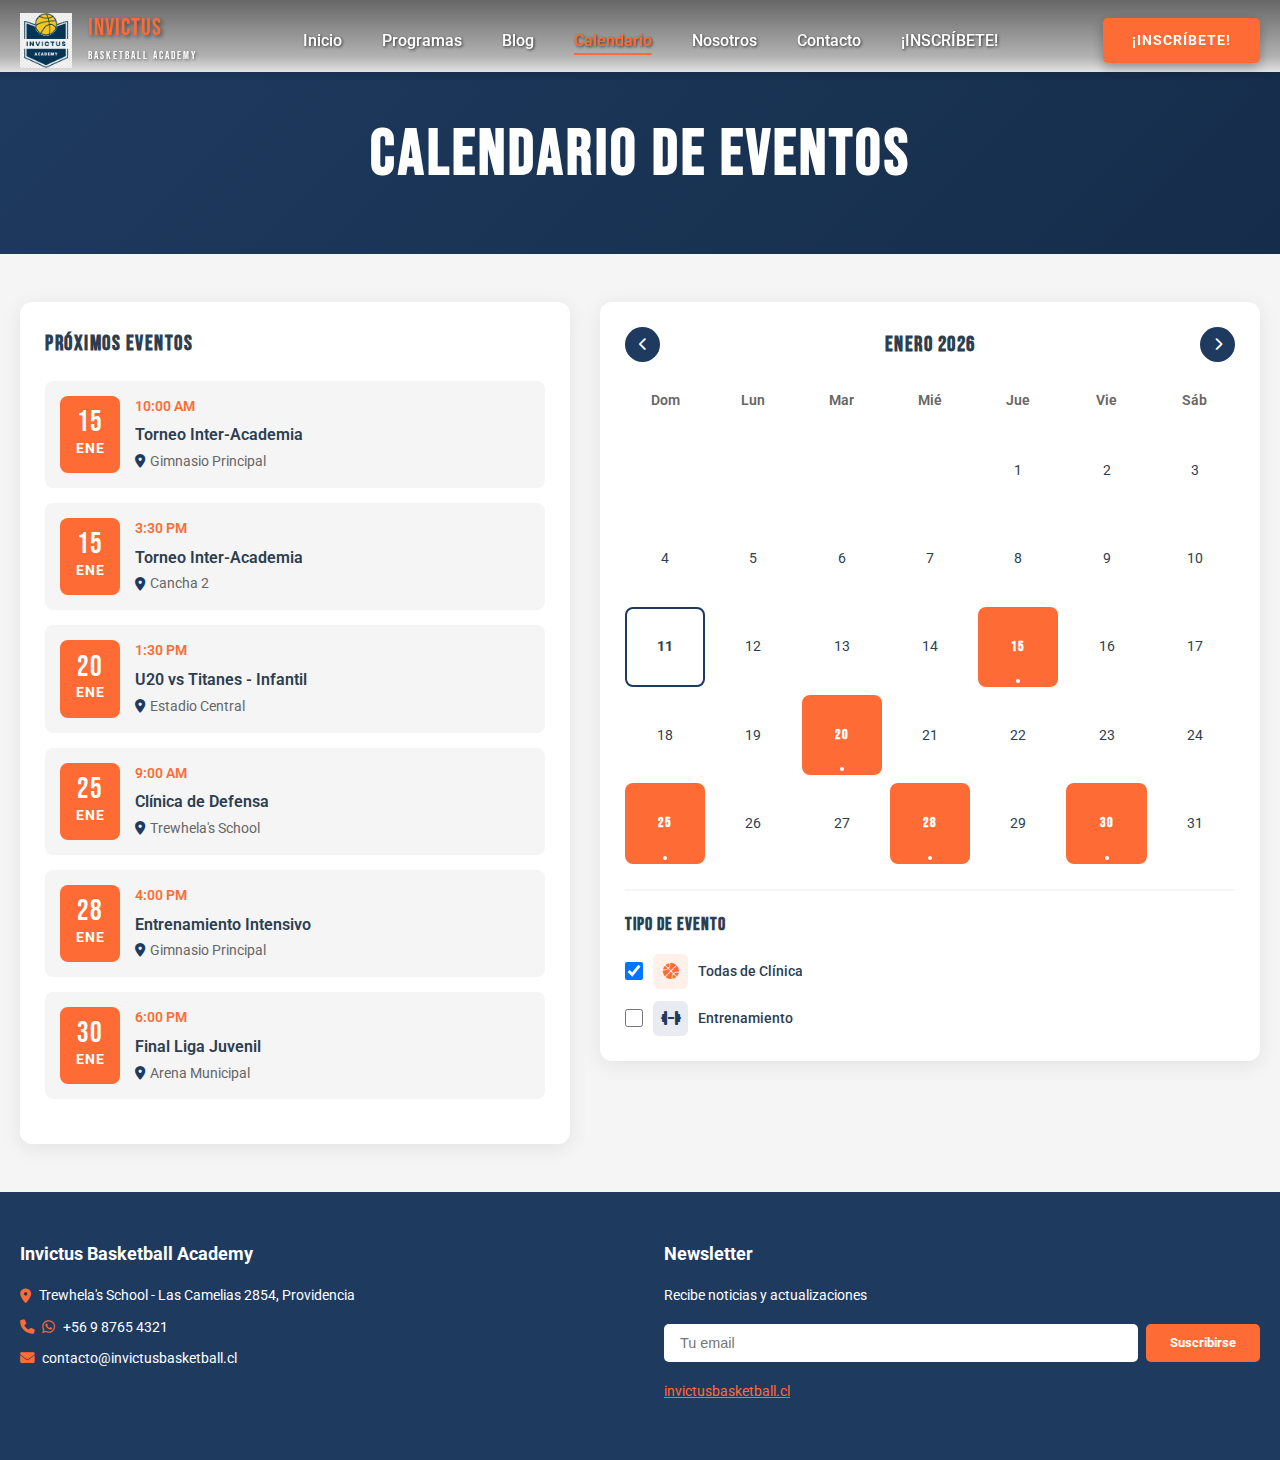
<file: calendario.html>
<!DOCTYPE html>
<html lang="es">
<head>
    <meta charset="UTF-8">
    <meta name="viewport" content="width=device-width, initial-scale=1.0">
    <meta name="description" content="Calendario de Eventos - Invictus Basketball Academy">
    <title>Calendario - Invictus Basketball Academy</title>
    
    <link rel="preconnect" href="https://fonts.googleapis.com">
    <link rel="preconnect" href="https://fonts.gstatic.com" crossorigin>
    <link href="https://fonts.googleapis.com/css2?family=Bebas+Neue&family=Roboto:wght@300;400;500;700;900&display=swap" rel="stylesheet">
    <link rel="stylesheet" href="https://cdnjs.cloudflare.com/ajax/libs/font-awesome/6.5.1/css/all.min.css">
    <link rel="stylesheet" href="css/style.css">
</head>
<body>
    <!-- Navigation -->
    <nav class="navbar-new">
        <div class="container-new">
            <div class="navbar-brand-new">
                <a href="index.html">
                    <img src="images/logo_invictus.png" alt="Invictus" class="logo-new">
                </a>
                <span class="brand-text">INVICTUS<br><span class="brand-sub">BASKETBALL ACADEMY</span></span>
            </div>
            
            <ul class="nav-menu-new" id="navMenu">
                <li><a href="index.html" class="nav-link-new">Inicio</a></li>
                <li><a href="programs.html" class="nav-link-new">Programas</a></li>
                <li><a href="blog.html" class="nav-link-new">Blog</a></li>
                <li><a href="calendario.html" class="nav-link-new active">Calendario</a></li>
                <li><a href="nosotros.html" class="nav-link-new">Nosotros</a></li>
                <li><a href="contacto.html" class="nav-link-new">Contacto</a></li>
                <li class="nav-cta-mobile"><a href="contacto.html" class="nav-link-new nav-link-cta">¡INSCRÍBETE!</a></li>
            </ul>
            
            <a href="contacto.html" class="btn-cta-nav">¡INSCRÍBETE!</a>
            
            <button class="nav-toggle-new" id="navToggle">
                <span></span>
                <span></span>
                <span></span>
            </button>
        </div>
    </nav>

    <!-- Calendar Header -->
    <section class="page-header">
        <div class="page-header-overlay"></div>
        <div class="container-new">
            <h1 class="page-header-title">CALENDARIO DE EVENTOS</h1>
        </div>
    </section>

    <!-- Calendar Section -->
    <section class="calendar-section">
        <div class="container-new">
            <div class="calendar-grid">
                <!-- Left Column: Upcoming Events -->
                <div class="upcoming-events">
                    <h2 class="upcoming-title">PRÓXIMOS EVENTOS</h2>
                    
                    <div class="event-list">
                        <div class="event-item-card">
                            <div class="event-date">
                                <span class="event-day">15</span>
                                <span class="event-month">ENE</span>
                            </div>
                            <div class="event-info">
                                <div class="event-time">10:00 AM</div>
                                <h3 class="event-name">Torneo Inter-Academia</h3>
                                <p class="event-location"><i class="fas fa-map-marker-alt"></i> Gimnasio Principal</p>
                            </div>
                        </div>

                        <div class="event-item-card">
                            <div class="event-date">
                                <span class="event-day">15</span>
                                <span class="event-month">ENE</span>
                            </div>
                            <div class="event-info">
                                <div class="event-time">3:30 PM</div>
                                <h3 class="event-name">Torneo Inter-Academia</h3>
                                <p class="event-location"><i class="fas fa-map-marker-alt"></i> Cancha 2</p>
                            </div>
                        </div>

                        <div class="event-item-card">
                            <div class="event-date">
                                <span class="event-day">20</span>
                                <span class="event-month">ENE</span>
                            </div>
                            <div class="event-info">
                                <div class="event-time">1:30 PM</div>
                                <h3 class="event-name">U20 vs Titanes - Infantil</h3>
                                <p class="event-location"><i class="fas fa-map-marker-alt"></i> Estadio Central</p>
                            </div>
                        </div>

                        <div class="event-item-card">
                            <div class="event-date">
                                <span class="event-day">25</span>
                                <span class="event-month">ENE</span>
                            </div>
                            <div class="event-info">
                                <div class="event-time">9:00 AM</div>
                                <h3 class="event-name">Clínica de Defensa</h3>
                                <p class="event-location"><i class="fas fa-map-marker-alt"></i> Trewhela's School</p>
                            </div>
                        </div>

                        <div class="event-item-card">
                            <div class="event-date">
                                <span class="event-day">28</span>
                                <span class="event-month">ENE</span>
                            </div>
                            <div class="event-info">
                                <div class="event-time">4:00 PM</div>
                                <h3 class="event-name">Entrenamiento Intensivo</h3>
                                <p class="event-location"><i class="fas fa-map-marker-alt"></i> Gimnasio Principal</p>
                            </div>
                        </div>

                        <div class="event-item-card">
                            <div class="event-date">
                                <span class="event-day">30</span>
                                <span class="event-month">ENE</span>
                            </div>
                            <div class="event-info">
                                <div class="event-time">6:00 PM</div>
                                <h3 class="event-name">Final Liga Juvenil</h3>
                                <p class="event-location"><i class="fas fa-map-marker-alt"></i> Arena Municipal</p>
                            </div>
                        </div>
                    </div>
                </div>

                <!-- Right Column: Calendar -->
                <div class="calendar-widget">
                    <div class="calendar-header">
                        <button class="calendar-nav-btn" id="prevMonth"><i class="fas fa-chevron-left"></i></button>
                        <h3 class="calendar-month">ENERO 2026</h3>
                        <button class="calendar-nav-btn" id="nextMonth"><i class="fas fa-chevron-right"></i></button>
                    </div>

                    <div class="calendar-body">
                        <div class="calendar-weekdays">
                            <div class="weekday">Dom</div>
                            <div class="weekday">Lun</div>
                            <div class="weekday">Mar</div>
                            <div class="weekday">Mié</div>
                            <div class="weekday">Jue</div>
                            <div class="weekday">Vie</div>
                            <div class="weekday">Sáb</div>
                        </div>

                        <div class="calendar-days" id="calendarDays">
                            <!-- January 2026 starts on Thursday -->
                            <div class="calendar-day empty"></div>
                            <div class="calendar-day empty"></div>
                            <div class="calendar-day empty"></div>
                            <div class="calendar-day empty"></div>
                            <div class="calendar-day">1</div>
                            <div class="calendar-day">2</div>
                            <div class="calendar-day">3</div>
                            <div class="calendar-day">4</div>
                            <div class="calendar-day">5</div>
                            <div class="calendar-day">6</div>
                            <div class="calendar-day">7</div>
                            <div class="calendar-day">8</div>
                            <div class="calendar-day">9</div>
                            <div class="calendar-day">10</div>
                            <div class="calendar-day today">11</div>
                            <div class="calendar-day">12</div>
                            <div class="calendar-day">13</div>
                            <div class="calendar-day">14</div>
                            <div class="calendar-day event-day">15</div>
                            <div class="calendar-day">16</div>
                            <div class="calendar-day">17</div>
                            <div class="calendar-day">18</div>
                            <div class="calendar-day">19</div>
                            <div class="calendar-day event-day">20</div>
                            <div class="calendar-day">21</div>
                            <div class="calendar-day">22</div>
                            <div class="calendar-day">23</div>
                            <div class="calendar-day">24</div>
                            <div class="calendar-day event-day">25</div>
                            <div class="calendar-day">26</div>
                            <div class="calendar-day">27</div>
                            <div class="calendar-day event-day">28</div>
                            <div class="calendar-day">29</div>
                            <div class="calendar-day event-day">30</div>
                            <div class="calendar-day">31</div>
                        </div>
                    </div>

                    <!-- Event Type Filters -->
                    <div class="event-filters">
                        <h3 class="filters-title">TIPO DE EVENTO</h3>
                        <div class="filter-options">
                            <label class="filter-option">
                                <input type="checkbox" checked>
                                <span class="filter-icon clinic"><i class="fas fa-basketball-ball"></i></span>
                                <span class="filter-label">Todas de Clínica</span>
                            </label>
                            <label class="filter-option">
                                <input type="checkbox">
                                <span class="filter-icon training"><i class="fas fa-dumbbell"></i></span>
                                <span class="filter-label">Entrenamiento</span>
                            </label>
                        </div>
                    </div>
                </div>
            </div>
        </div>
    </section>

    <!-- Footer -->
    <footer class="footer-new">
        <div class="container-new">
            <div class="footer-content-new">
                <div class="footer-info">
                    <h4>Invictus Basketball Academy</h4>
                    <p><i class="fas fa-map-marker-alt"></i> Trewhela's School - Las Camelias 2854, Providencia</p>
                    <p><i class="fas fa-phone"></i> <i class="fab fa-whatsapp"></i> +56 9 8765 4321</p>
                    <p><i class="fas fa-envelope"></i> contacto@invictusbasketball.cl</p>
                </div>
                
                <div class="footer-newsletter">
                    <h4>Newsletter</h4>
                    <p>Recibe noticias y actualizaciones</p>
                    <form class="newsletter-form">
                        <input type="email" placeholder="Tu email" class="newsletter-input">
                        <button type="submit" class="btn-newsletter">Suscribirse</button>
                    </form>
                    <a href="index.html" class="footer-link">invictusbasketball.cl</a>
                </div>
            </div>
        </div>
    </footer>

    <script src="js/main.js"></script>
</body>
</html>
</file>
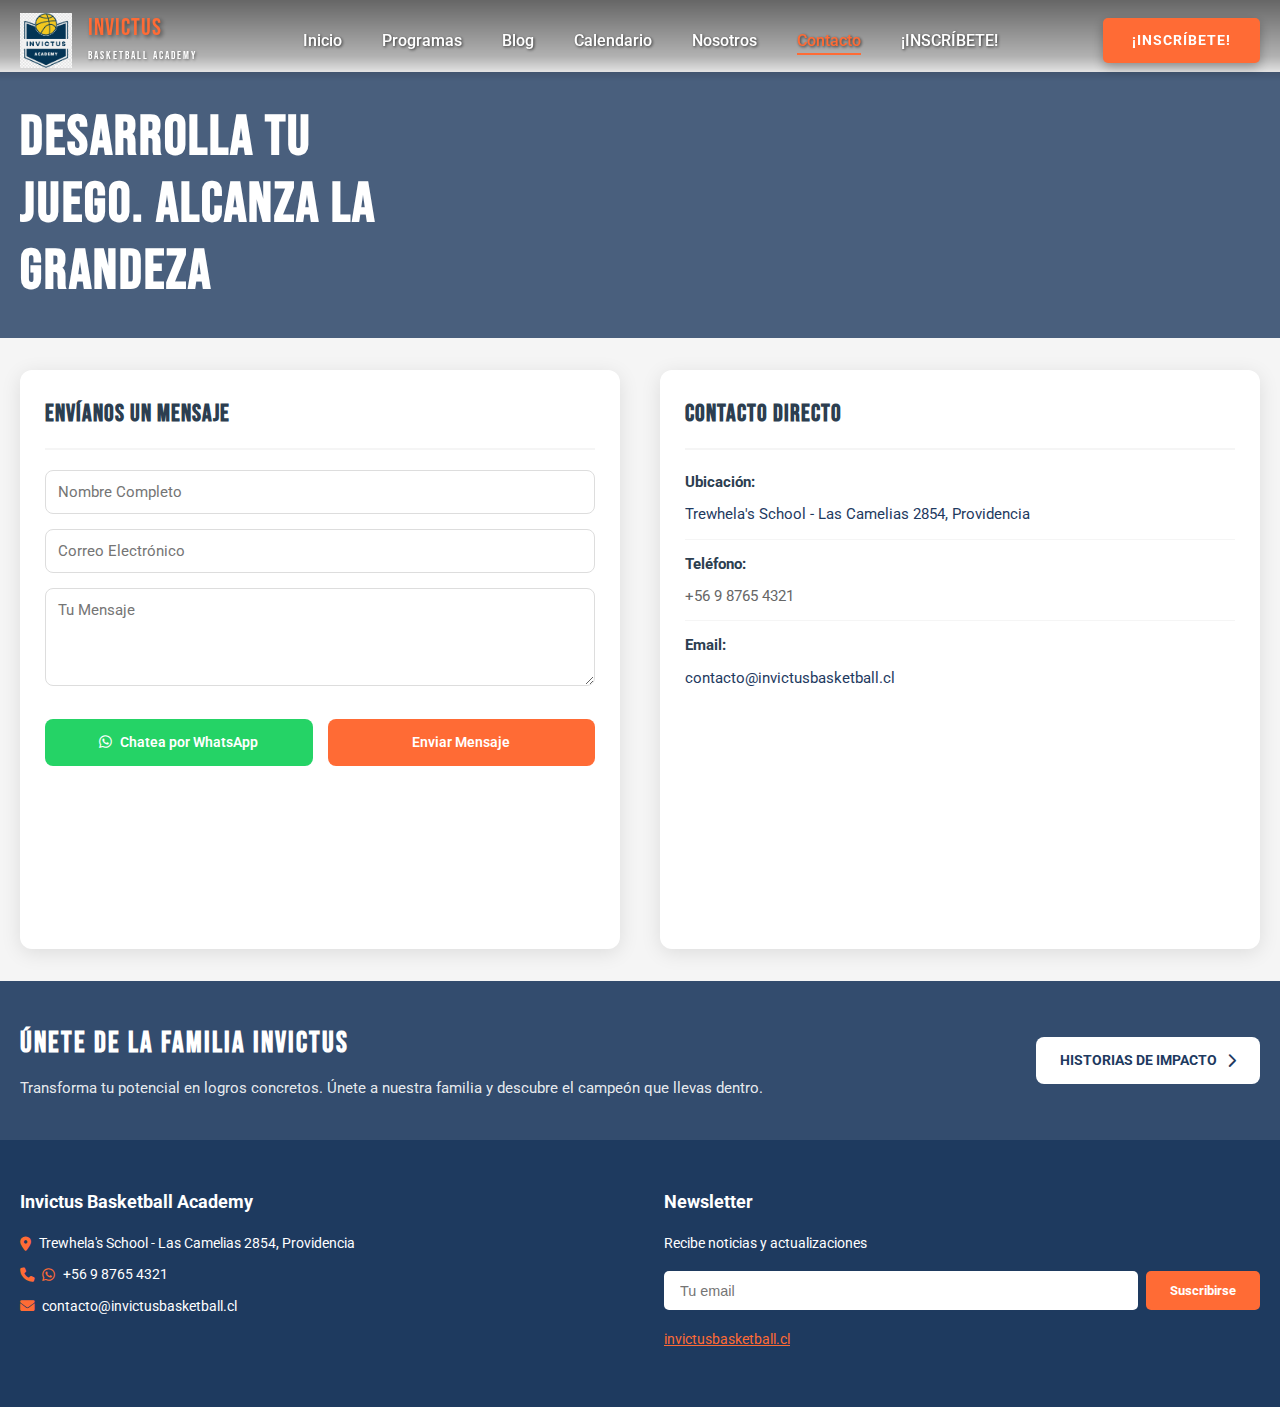
<file: contacto.html>
<!DOCTYPE html>
<html lang="es">
<head>
    <meta charset="UTF-8">
    <meta name="viewport" content="width=device-width, initial-scale=1.0">
    <meta name="description" content="Contacto - Invictus Basketball Academy">
    <title>Contacto - Invictus Basketball Academy</title>
    
    <link rel="preconnect" href="https://fonts.googleapis.com">
    <link rel="preconnect" href="https://fonts.gstatic.com" crossorigin>
    <link href="https://fonts.googleapis.com/css2?family=Bebas+Neue&family=Roboto:wght@300;400;500;700;900&display=swap" rel="stylesheet">
    <link rel="stylesheet" href="https://cdnjs.cloudflare.com/ajax/libs/font-awesome/6.5.1/css/all.min.css">
    <link rel="stylesheet" href="css/style.css">
</head>
<body>
    <!-- Navigation -->
    <nav class="navbar-new">
        <div class="container-new">
            <div class="navbar-brand-new">
                <a href="index.html">
                    <img src="images/logo_invictus.png" alt="Invictus" class="logo-new">
                </a>
                <span class="brand-text">INVICTUS<br><span class="brand-sub">BASKETBALL ACADEMY</span></span>
            </div>
            
            <ul class="nav-menu-new" id="navMenu">
                <li><a href="index.html" class="nav-link-new">Inicio</a></li>
                <li><a href="programs.html" class="nav-link-new">Programas</a></li>
                <li><a href="blog.html" class="nav-link-new">Blog</a></li>
                <li><a href="calendario.html" class="nav-link-new">Calendario</a></li>
                <li><a href="nosotros.html" class="nav-link-new">Nosotros</a></li>
                <li><a href="contacto.html" class="nav-link-new active">Contacto</a></li>
                <li class="nav-cta-mobile"><a href="contacto.html" class="nav-link-new nav-link-cta">¡INSCRÍBETE!</a></li>
            </ul>
            
            <a href="contacto.html" class="btn-cta-nav">¡INSCRÍBETE!</a>
            
            <button class="nav-toggle-new" id="navToggle">
                <span></span>
                <span></span>
                <span></span>
            </button>
        </div>
    </nav>

    <!-- Contact Section -->
    <section class="contact-section-new">
        <!-- Hero Contact Banner -->
        <div class="contact-hero">
            <div class="contact-hero-overlay"></div>
            <div class="container-new">
                <h1 class="contact-hero-title">DESARROLLA TU<br>JUEGO. ALCANZA LA<br>GRANDEZA</h1>
            </div>
        </div>

        <!-- Contact Content -->
        <div class="contact-content">
            <div class="container-new">
                <div class="contact-two-columns">
                    <!-- Left Column - Form -->
                    <div class="contact-form-box">
                        <h2 class="contact-box-title">ENVÍANOS UN MENSAJE</h2>
                        <form class="contact-form-modern">
                            <div class="form-group-modern">
                                <input type="text" placeholder="Nombre Completo" required>
                            </div>
                            
                            <div class="form-group-modern">
                                <input type="email" placeholder="Correo Electrónico" required>
                            </div>
                            
                            <div class="form-group-modern">
                                <textarea placeholder="Tu Mensaje" rows="4" required></textarea>
                            </div>
                            
                            <div class="contact-form-actions">
                                <a href="https://wa.me/56987654321" class="btn-whatsapp" target="_blank">
                                    <i class="fab fa-whatsapp"></i> Chatea por WhatsApp
                                </a>
                                <button type="submit" class="btn-message">Enviar Mensaje</button>
                            </div>
                        </form>
                    </div>

                    <!-- Right Column - Direct Contact -->
                    <div class="contact-direct-box">
                        <h2 class="contact-box-title">CONTACTO DIRECTO</h2>
                        
                        <div class="contact-direct-info">
                            <div class="contact-info-item">
                                <strong>Ubicación:</strong>
                                <p><a href="https://maps.google.com" target="_blank">Trewhela's School - Las Camelias 2854, Providencia</a></p>
                            </div>
                            
                            <div class="contact-info-item">
                                <strong>Teléfono:</strong>
                                <p>+56 9 8765 4321</p>
                            </div>
                            
                            <div class="contact-info-item">
                                <strong>Email:</strong>
                                <p><a href="mailto:contacto@invictusbasketball.cl">contacto@invictusbasketball.cl</a></p>
                            </div>
                        </div>
                        
                        <div class="contact-map">
                            <iframe src="https://www.google.com/maps/embed?pb=!1m18!1m12!1m3!1d3329.4662023697284!2d-70.6506!3d-33.4372!2m3!1f0!2f0!3f0!3m2!1i1024!2i768!4f13.1!3m3!1m2!1s0x0%3A0x0!2zMzPCsDI2JzE0LjAiUyA3MMKwMzknMDIuMiJX!5e0!3m2!1sen!2scl!4v1234567890" 
                                    width="100%" 
                                    height="200" 
                                    style="border:0; border-radius: 8px;" 
                                    allowfullscreen="" 
                                    loading="lazy">
                            </iframe>
                        </div>
                    </div>
                </div>
            </div>
        </div>

        <!-- Bottom CTA Section -->
        <div class="contact-bottom-cta">
            <div class="contact-bottom-overlay"></div>
            <div class="container-new">
                <div class="contact-cta-content">
                    <div class="contact-cta-text">
                        <h2>ÚNETE DE LA FAMILIA INVICTUS</h2>
                        <p>Transforma tu potencial en logros concretos. Únete a nuestra familia y descubre el campeón que llevas dentro.</p>
                    </div>
                    <div class="contact-cta-button">
                        <a href="blog.html" class="btn-impact">HISTORIAS DE IMPACTO <i class="fas fa-chevron-right"></i></a>
                    </div>
                </div>
            </div>
        </div>
    </section>

    <!-- Footer -->
    <footer class="footer-new">
        <div class="container-new">
            <div class="footer-content-new">
                <div class="footer-info">
                    <h4>Invictus Basketball Academy</h4>
                    <p><i class="fas fa-map-marker-alt"></i> Trewhela's School - Las Camelias 2854, Providencia</p>
                    <p><i class="fas fa-phone"></i> <i class="fab fa-whatsapp"></i> +56 9 8765 4321</p>
                    <p><i class="fas fa-envelope"></i> contacto@invictusbasketball.cl</p>
                </div>
                
                <div class="footer-newsletter">
                    <h4>Newsletter</h4>
                    <p>Recibe noticias y actualizaciones</p>
                    <form class="newsletter-form">
                        <input type="email" placeholder="Tu email" class="newsletter-input">
                        <button type="submit" class="btn-newsletter">Suscribirse</button>
                    </form>
                    <a href="index.html" class="footer-link">invictusbasketball.cl</a>
                </div>
            </div>
        </div>
    </footer>

    <script src="js/main.js"></script>
</body>
</html>
</file>
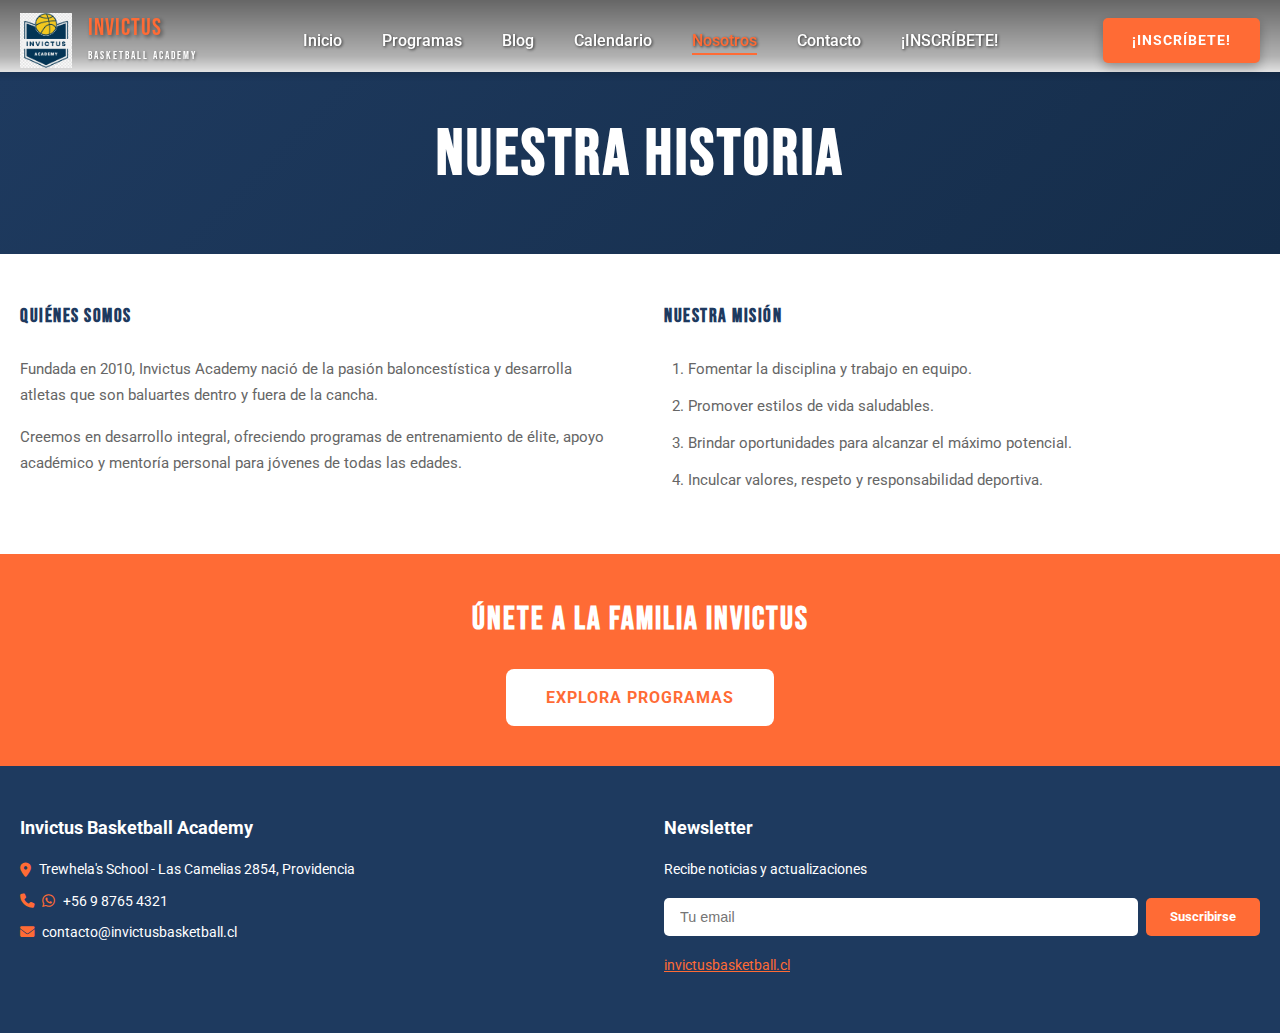
<file: nosotros.html>
<!DOCTYPE html>
<html lang="es">
<head>
    <meta charset="UTF-8">
    <meta name="viewport" content="width=device-width, initial-scale=1.0">
    <meta name="description" content="Sobre Nosotros - Invictus Basketball Academy">
    <title>Nosotros - Invictus Basketball Academy</title>
    
    <link rel="preconnect" href="https://fonts.googleapis.com">
    <link rel="preconnect" href="https://fonts.gstatic.com" crossorigin>
    <link href="https://fonts.googleapis.com/css2?family=Bebas+Neue&family=Roboto:wght@300;400;500;700;900&display=swap" rel="stylesheet">
    <link rel="stylesheet" href="https://cdnjs.cloudflare.com/ajax/libs/font-awesome/6.5.1/css/all.min.css">
    <link rel="stylesheet" href="css/style.css">
</head>
<body>
    <!-- Navigation -->
    <nav class="navbar-new">
        <div class="container-new">
            <div class="navbar-brand-new">
                <a href="index.html">
                    <img src="images/logo_invictus.png" alt="Invictus" class="logo-new">
                </a>
                <span class="brand-text">INVICTUS<br><span class="brand-sub">BASKETBALL ACADEMY</span></span>
            </div>
            
            <ul class="nav-menu-new" id="navMenu">
                <li><a href="index.html" class="nav-link-new">Inicio</a></li>
                <li><a href="programs.html" class="nav-link-new">Programas</a></li>
                <li><a href="blog.html" class="nav-link-new">Blog</a></li>
                <li><a href="calendario.html" class="nav-link-new">Calendario</a></li>
                <li><a href="nosotros.html" class="nav-link-new active">Nosotros</a></li>
                <li><a href="contacto.html" class="nav-link-new">Contacto</a></li>
                <li class="nav-cta-mobile"><a href="contacto.html" class="nav-link-new nav-link-cta">¡INSCRÍBETE!</a></li>
            </ul>
            
            <a href="contacto.html" class="btn-cta-nav">¡INSCRÍBETE!</a>
            
            <button class="nav-toggle-new" id="navToggle">
                <span></span>
                <span></span>
                <span></span>
            </button>
        </div>
    </nav>

    <!-- Page Header -->
    <section class="page-header">
        <div class="page-header-overlay"></div>
        <div class="container-new">
            <h1 class="page-header-title">NUESTRA HISTORIA</h1>
        </div>
    </section>

    <!-- About Section -->
    <section class="about-section">
        <div class="container-new">
            <div class="about-two-columns">
                <!-- Left Column: Quiénes Somos -->
                <div class="about-column">
                    <h2 class="about-column-title">QUIÉNES SOMOS</h2>
                    <p>Fundada en 2010, Invictus Academy nació de la pasión baloncestística y desarrolla atletas que son baluartes dentro y fuera de la cancha.</p>
                    <p>Creemos en desarrollo integral, ofreciendo programas de entrenamiento de élite, apoyo académico y mentoría personal para jóvenes de todas las edades.</p>
                </div>

                <!-- Right Column: Nuestra Misión -->
                <div class="about-column">
                    <h2 class="about-column-title">NUESTRA MISIÓN</h2>
                    <ol class="about-mission-list">
                        <li>Fomentar la disciplina y trabajo en equipo.</li>
                        <li>Promover estilos de vida saludables.</li>
                        <li>Brindar oportunidades para alcanzar el máximo potencial.</li>
                        <li>Inculcar valores, respeto y responsabilidad deportiva.</li>
                    </ol>
                </div>
            </div>
        </div>
    </section>

    <!-- CTA Section -->
    <section class="cta-about">
        <div class="container-new">
            <h2>ÚNETE A LA FAMILIA INVICTUS</h2>
            <a href="programs.html" class="btn-hero-cta">EXPLORA PROGRAMAS</a>
        </div>
    </section>

    <!-- Footer -->
    <footer class="footer-new">
        <div class="container-new">
            <div class="footer-content-new">
                <div class="footer-info">
                    <h4>Invictus Basketball Academy</h4>
                    <p><i class="fas fa-map-marker-alt"></i> Trewhela's School - Las Camelias 2854, Providencia</p>
                    <p><i class="fas fa-phone"></i> <i class="fab fa-whatsapp"></i> +56 9 8765 4321</p>
                    <p><i class="fas fa-envelope"></i> contacto@invictusbasketball.cl</p>
                </div>
                
                <div class="footer-newsletter">
                    <h4>Newsletter</h4>
                    <p>Recibe noticias y actualizaciones</p>
                    <form class="newsletter-form">
                        <input type="email" placeholder="Tu email" class="newsletter-input">
                        <button type="submit" class="btn-newsletter">Suscribirse</button>
                    </form>
                    <a href="index.html" class="footer-link">invictusbasketball.cl</a>
                </div>
            </div>
        </div>
    </footer>

    <script src="js/main.js"></script>
</body>
</html>
</file>
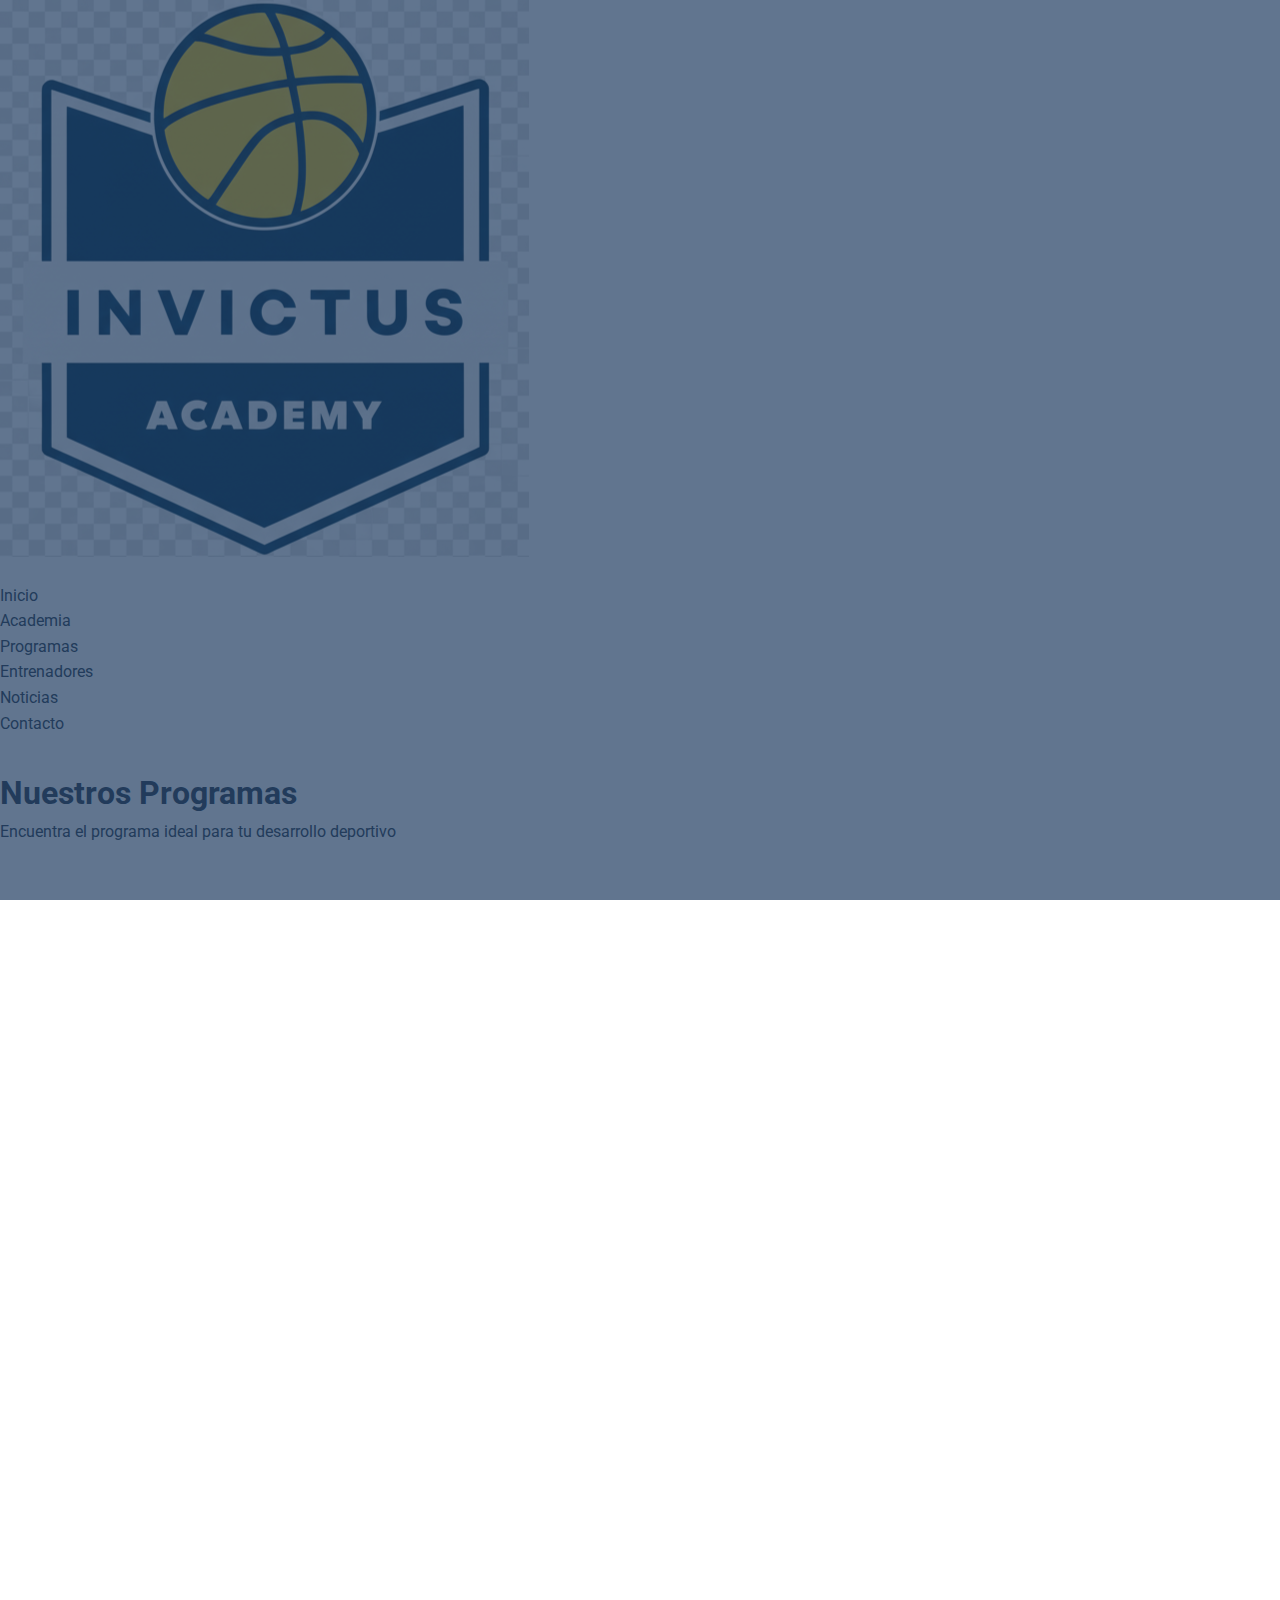
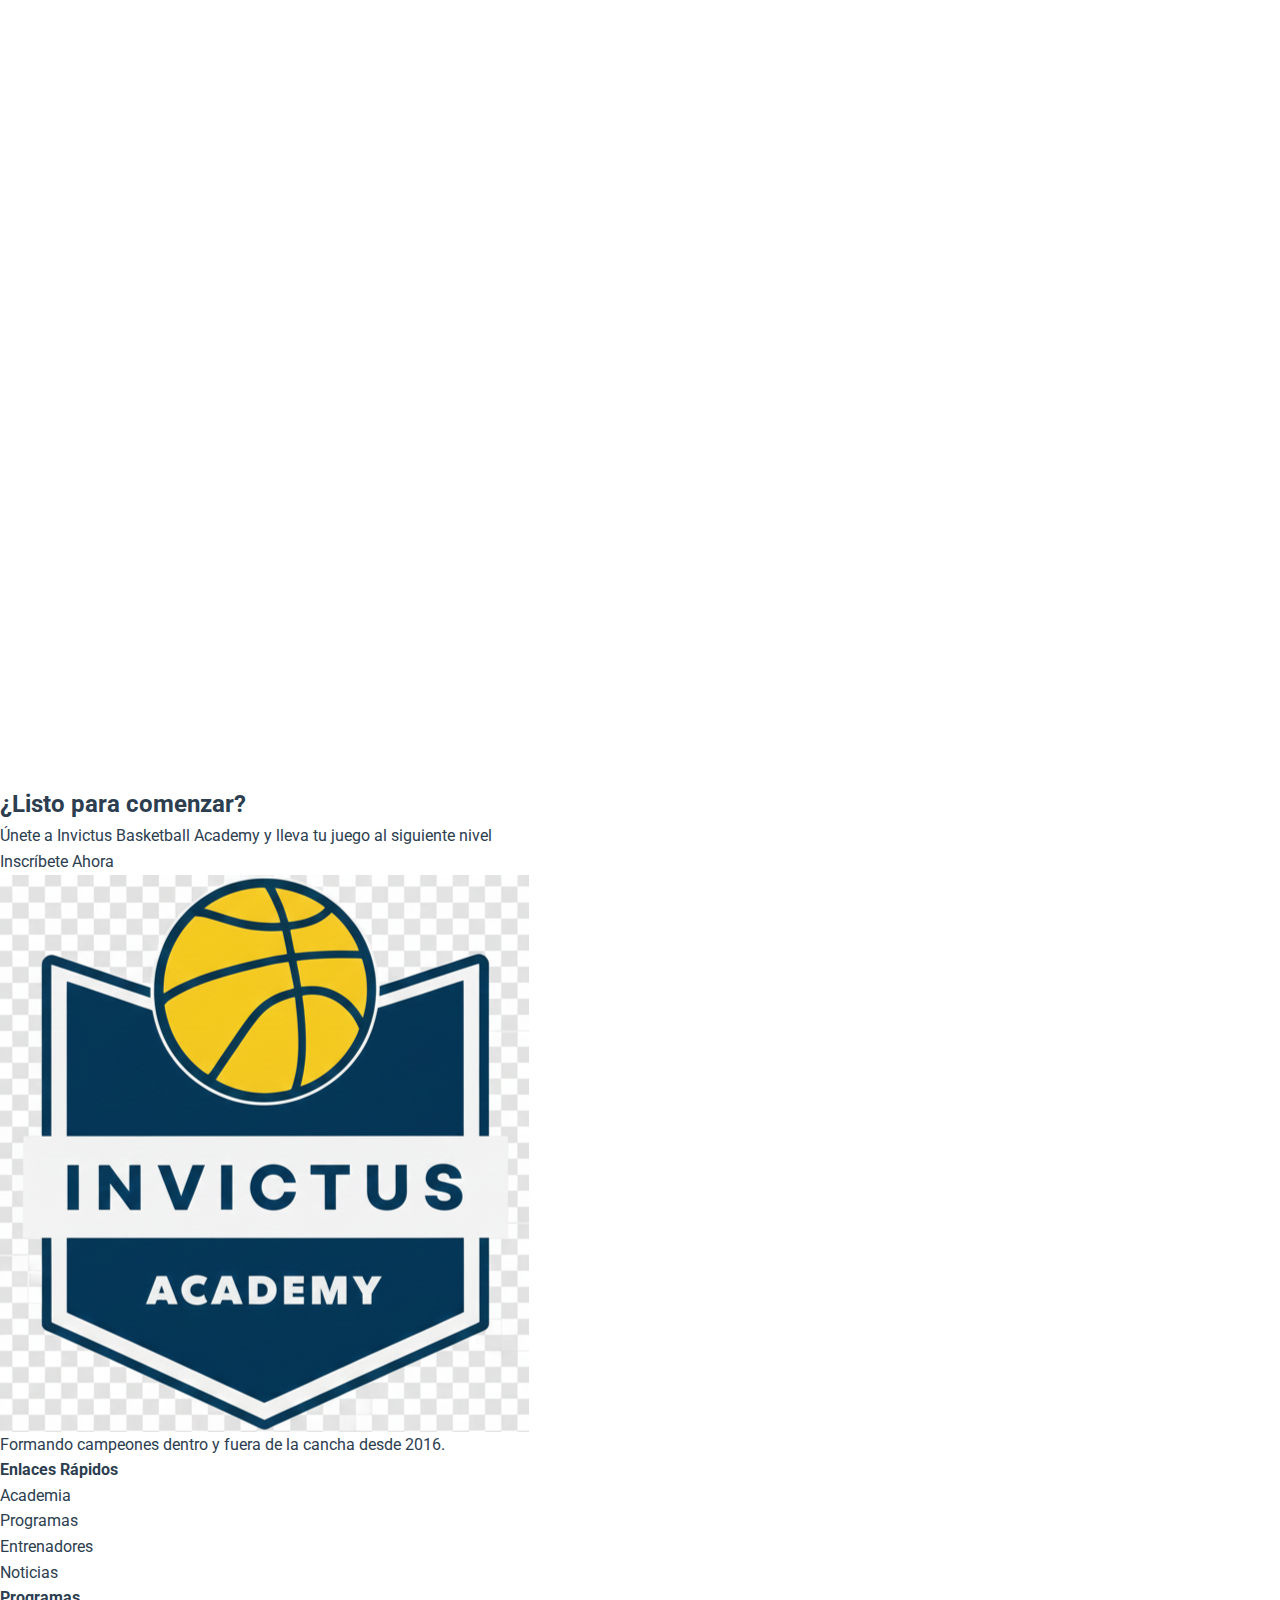
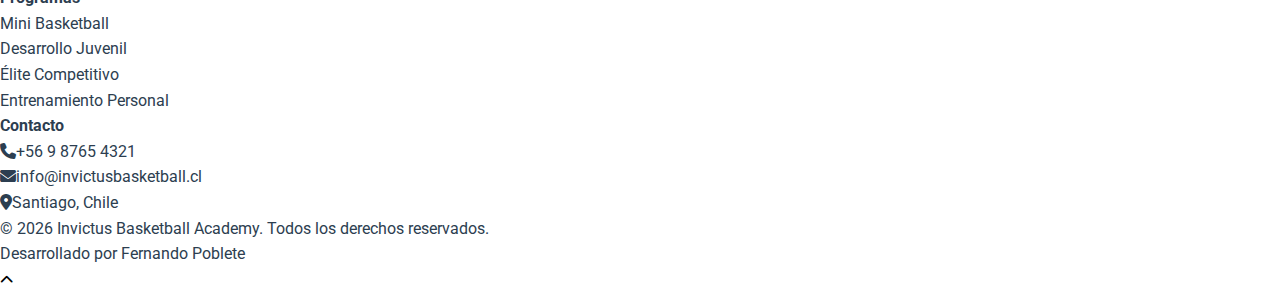
<file: programs_old.html>
<!DOCTYPE html>
<html lang="es">
<head>
    <meta charset="UTF-8">
    <meta name="viewport" content="width=device-width, initial-scale=1.0">
    <meta name="description" content="Programas de entrenamiento de Invictus Basketball Academy - Encuentra el programa ideal para tu nivel">
    <title>Programas - Invictus Basketball Academy</title>
    
    <!-- Google Fonts -->
    <link rel="preconnect" href="https://fonts.googleapis.com">
    <link rel="preconnect" href="https://fonts.gstatic.com" crossorigin>
    <link href="https://fonts.googleapis.com/css2?family=Bebas+Neue&family=Roboto:wght@300;400;500;700;900&display=swap" rel="stylesheet">
    
    <!-- Font Awesome -->
    <link rel="stylesheet" href="https://cdnjs.cloudflare.com/ajax/libs/font-awesome/6.5.1/css/all.min.css">
    
    <!-- CSS -->
    <link rel="stylesheet" href="css/style.css">
</head>
<body>
    <!-- Navigation -->
    <nav class="navbar" id="navbar">
        <div class="container nav-container">
            <div class="nav-brand">
                <a href="index.html">
                    <img src="images/logo_invictus.png" alt="Invictus Basketball Academy" class="nav-logo">
                </a>
            </div>
            
            <button class="nav-toggle" id="navToggle" aria-label="Toggle navigation">
                <span></span>
                <span></span>
                <span></span>
            </button>
            
            <ul class="nav-menu" id="navMenu">
                <li><a href="index.html" class="nav-link">Inicio</a></li>
                <li><a href="index.html#about" class="nav-link">Academia</a></li>
                <li><a href="programs.html" class="nav-link active">Programas</a></li>
                <li><a href="index.html#coaches" class="nav-link">Entrenadores</a></li>
                <li><a href="blog.html" class="nav-link">Noticias</a></li>
                <li><a href="index.html#contact" class="nav-link">Contacto</a></li>
            </ul>
        </div>
    </nav>

    <!-- Programs Header -->
    <section class="programs-header">
        <div class="container">
            <h1 class="page-title">Nuestros Programas</h1>
            <p class="page-subtitle">Encuentra el programa ideal para tu desarrollo deportivo</p>
        </div>
    </section>

    <!-- Programs Section -->
    <section class="programs-page">
        <div class="container">
            <div class="programs-grid">
                <div class="program-card">
                    <div class="program-icon">
                        <i class="fas fa-child"></i>
                    </div>
                    <h3 class="program-title">Mini Basketball</h3>
                    <span class="program-age">6-10 años</span>
                    <p class="program-description">
                        Introducción al básquetbol con énfasis en diversión, fundamentos básicos y desarrollo motor.
                    </p>
                    <ul class="program-features">
                        <li><i class="fas fa-check"></i>Fundamentos básicos</li>
                        <li><i class="fas fa-check"></i>Desarrollo motor</li>
                        <li><i class="fas fa-check"></i>Juego recreativo</li>
                        <li><i class="fas fa-check"></i>2 sesiones semanales</li>
                    </ul>
                    <a href="#contact" class="program-btn">Más Información</a>
                </div>

                <div class="program-card featured">
                    <div class="program-badge">MÁS POPULAR</div>
                    <div class="program-icon">
                        <i class="fas fa-running"></i>
                    </div>
                    <h3 class="program-title">Desarrollo Juvenil</h3>
                    <span class="program-age">11-16 años</span>
                    <p class="program-description">
                        Programa completo que desarrolla habilidades técnicas, tácticas y físicas en adolescentes.
                    </p>
                    <ul class="program-features">
                        <li><i class="fas fa-check"></i>Técnica avanzada</li>
                        <li><i class="fas fa-check"></i>Preparación física</li>
                        <li><i class="fas fa-check"></i>Táctica de equipo</li>
                        <li><i class="fas fa-check"></i>3 sesiones semanales</li>
                    </ul>
                    <a href="#contact" class="program-btn">Más Información</a>
                </div>

                <div class="program-card">
                    <div class="program-icon">
                        <i class="fas fa-fire"></i>
                    </div>
                    <h3 class="program-title">Élite Competitivo</h3>
                    <span class="program-age">17+ años</span>
                    <p class="program-description">
                        Entrenamiento intensivo para jugadores de alto rendimiento con aspiraciones profesionales.
                    </p>
                    <ul class="program-features">
                        <li><i class="fas fa-check"></i>Alto rendimiento</li>
                        <li><i class="fas fa-check"></i>Análisis de video</li>
                        <li><i class="fas fa-check"></i>Nutrición deportiva</li>
                        <li><i class="fas fa-check"></i>5 sesiones semanales</li>
                    </ul>
                    <a href="#contact" class="program-btn">Más Información</a>
                </div>

                <div class="program-card">
                    <div class="program-icon">
                        <i class="fas fa-user"></i>
                    </div>
                    <h3 class="program-title">Entrenamiento Personal</h3>
                    <span class="program-age">Todas las edades</span>
                    <p class="program-description">
                        Sesiones individuales personalizadas enfocadas en objetivos específicos del jugador.
                    </p>
                    <ul class="program-features">
                        <li><i class="fas fa-check"></i>Plan personalizado</li>
                        <li><i class="fas fa-check"></i>Atención 1 a 1</li>
                        <li><i class="fas fa-check"></i>Horarios flexibles</li>
                        <li><i class="fas fa-check"></i>Seguimiento individual</li>
                    </ul>
                    <a href="#contact" class="program-btn">Más Información</a>
                </div>
            </div>
        </div>
    </section>

    <!-- CTA Section -->
    <section class="cta-section">
        <div class="container">
            <div class="cta-content">
                <h2>¿Listo para comenzar?</h2>
                <p>Únete a Invictus Basketball Academy y lleva tu juego al siguiente nivel</p>
                <a href="index.html#contact" class="btn btn-primary">Inscríbete Ahora</a>
            </div>
        </div>
    </section>

    <!-- Footer -->
    <footer class="footer">
        <div class="container">
            <div class="footer-content">
                <div class="footer-section">
                    <div class="footer-brand">
                        <img src="images/logo_invictus.png" alt="Invictus Basketball Academy" class="footer-logo">
                    </div>
                    <p class="footer-text">
                        Formando campeones dentro y fuera de la cancha desde 2016.
                    </p>
                </div>
                
                <div class="footer-section">
                    <h4>Enlaces Rápidos</h4>
                    <ul class="footer-links">
                        <li><a href="index.html#about">Academia</a></li>
                        <li><a href="programs.html">Programas</a></li>
                        <li><a href="index.html#coaches">Entrenadores</a></li>
                        <li><a href="blog.html">Noticias</a></li>
                    </ul>
                </div>
                
                <div class="footer-section">
                    <h4>Programas</h4>
                    <ul class="footer-links">
                        <li><a href="programs.html">Mini Basketball</a></li>
                        <li><a href="programs.html">Desarrollo Juvenil</a></li>
                        <li><a href="programs.html">Élite Competitivo</a></li>
                        <li><a href="programs.html">Entrenamiento Personal</a></li>
                    </ul>
                </div>
                
                <div class="footer-section">
                    <h4>Contacto</h4>
                    <ul class="footer-contact">
                        <li><i class="fas fa-phone"></i>+56 9 8765 4321</li>
                        <li><i class="fas fa-envelope"></i>info@invictusbasketball.cl</li>
                        <li><i class="fas fa-map-marker-alt"></i>Santiago, Chile</li>
                    </ul>
                </div>
            </div>
            
            <div class="footer-bottom">
                <p>&copy; 2026 Invictus Basketball Academy. Todos los derechos reservados.</p>
                <p class="footer-credit">Desarrollado por Fernando Poblete</p>
            </div>
        </div>
    </footer>

    <!-- Scroll to Top Button -->
    <button id="scrollTop" class="scroll-top" aria-label="Volver arriba">
        <i class="fas fa-chevron-up"></i>
    </button>

    <!-- JavaScript -->
    <script src="js/main.js"></script>
</body>
</html>
</file>
<file: css/style.css>
/* ========================================
   INVICTUS BASKETBALL ACADEMY - NEW DESIGN
   ======================================== */

/* CSS Variables */
:root {
    --primary-color: #1e3a5f;
    --secondary-color: #ff6b35;
    --dark-blue: #152d4a;
    --light-bg: #f5f5f5;
    --white: #ffffff;
    --text-dark: #2c3e50;
    --text-gray: #666666;
    --border-light: #e0e0e0;
    
    --font-heading: 'Bebas Neue', cursive;
    --font-body: 'Roboto', sans-serif;
    
    --transition: all 0.3s ease;
    --shadow: 0 2px 10px rgba(0,0,0,0.1);
}

/* Reset & Base Styles */
* {
    margin: 0;
    padding: 0;
    box-sizing: border-box;
}

html {
    scroll-behavior: smooth;
    font-size: 16px;
}

body {
    font-family: var(--font-body);
    background-color: var(--white);
    color: var(--text-dark);
    line-height: 1.6;
    overflow-x: hidden;
}

img {
    max-width: 100%;
    height: auto;
    display: block;
}

a {
    text-decoration: none;
    color: inherit;
}

ul {
    list-style: none;
}

button {
    border: none;
    background: none;
    cursor: pointer;
    font-family: inherit;
}

/* Container */
.container-new {
    max-width: 1400px;
    margin: 0 auto;
    padding: 0 20px;
}

/* ========================================
   NAVIGATION
   ======================================== */
.navbar-new {
    position: fixed;
    top: 0;
    left: 0;
    right: 0;
    width: 100%;
    background: linear-gradient(180deg, rgba(0,0,0,0.6) 0%, rgba(0,0,0,0.3) 70%, transparent 100%);
    padding: 0;
    z-index: 1000;
    transition: all 0.3s ease;
}

.navbar-new.scrolled {
    background-color: var(--primary-color);
    box-shadow: 0 2px 10px rgba(0,0,0,0.2);
}

.navbar-new .container-new {
    display: flex;
    align-items: center;
    justify-content: space-between;
    padding: 0.8rem 20px;
    position: relative;
}

.navbar-brand-new {
    display: flex;
    align-items: center;
    gap: 1rem;
}

.navbar-brand-new a {
    display: flex;
    align-items: center;
}

.logo-new {
    height: 55px;
    width: auto;
    object-fit: contain;
    transition: var(--transition);
}

.logo-new:hover {
    transform: scale(1.05);
}

.brand-text {
    font-family: var(--font-heading);
    color: var(--secondary-color);
    font-size: 1.5rem;
    line-height: 1;
    letter-spacing: 1px;
    text-shadow: 2px 2px 4px rgba(0,0,0,0.5);
    transition: var(--transition);
}

.navbar-new.scrolled .brand-text {
    text-shadow: none;
}

.brand-sub {
    font-size: 0.7rem;
    color: var(--white);
    letter-spacing: 2px;
    text-shadow: 1px 1px 3px rgba(0,0,0,0.5);
    transition: var(--transition);
}

.navbar-new.scrolled .brand-sub {
    text-shadow: none;
}

.nav-menu-new {
    display: none;
    gap: 2.5rem;
    align-items: center;
}

@media (min-width: 769px) {
    .nav-menu-new {
        display: flex;
    }
}

.nav-link-new {
    color: var(--white);
    font-size: 1rem;
    font-weight: 500;
    transition: var(--transition);
    position: relative;
    text-shadow: 1px 1px 3px rgba(0,0,0,0.7);
}

.navbar-new.scrolled .nav-link-new {
    text-shadow: none;
}

.nav-link-new:hover,
.nav-link-new.active {
    color: var(--secondary-color);
}

.nav-link-new.active::after {
    content: '';
    position: absolute;
    bottom: -5px;
    left: 0;
    right: 0;
    height: 2px;
    background-color: var(--secondary-color);
}

.btn-cta-nav {
    background-color: var(--secondary-color);
    color: var(--white);
    padding: 0.7rem 1.8rem;
    border-radius: 5px;
    font-weight: 700;
    font-size: 0.9rem;
    letter-spacing: 1px;
    transition: var(--transition);
    text-decoration: none;
    display: inline-block;
    border: none;
    cursor: pointer;
    box-shadow: 0 4px 12px rgba(0,0,0,0.3);
}

.btn-cta-nav:hover {
    background-color: #ff8555;
    transform: translateY(-2px);
    box-shadow: 0 6px 20px rgba(255, 107, 53, 0.5);
}

.nav-toggle-new {
    display: none;
    flex-direction: column;
    gap: 5px;
    padding: 8px;
    cursor: pointer;
    background: transparent;
    border: none;
}

.nav-toggle-new span {
    width: 25px;
    height: 3px;
    background-color: var(--white);
    border-radius: 2px;
    transition: var(--transition);
}

.nav-toggle-new.active span:nth-child(1) {
    transform: rotate(45deg) translate(8px, 8px);
}

.nav-toggle-new.active span:nth-child(2) {
    opacity: 0;
}

.nav-toggle-new.active span:nth-child(3) {
    transform: rotate(-45deg) translate(7px, -7px);
}

/* ========================================
   HERO SECTION
   ======================================== */
.hero-new {
    margin-top: 72px;
    position: relative;
    height: 550px;
    overflow: hidden;
}

.hero-slider {
    position: relative;
    width: 100%;
    height: 100%;
}

.hero-slide {
    position: absolute;
    top: 0;
    left: 0;
    width: 100%;
    height: 100%;
    opacity: 0;
    transition: opacity 0.8s ease;
}

.hero-slide.active {
    opacity: 1;
}

.hero-slide img {
    width: 100%;
    height: 100%;
    object-fit: cover;
}

.hero-overlay-new {
    position: absolute;
    inset: 0;
    background: linear-gradient(to right, rgba(30, 58, 95, 0.85) 0%, rgba(30, 58, 95, 0.5) 50%, rgba(30, 58, 95, 0.7) 100%);
}

.hero-content-new {
    position: absolute;
    top: 50%;
    left: 8%;
    transform: translateY(-50%);
    z-index: 2;
    max-width: 700px;
}

.hero-title-new {
    font-family: var(--font-heading);
    font-size: clamp(3rem, 6vw, 5rem);
    color: var(--white);
    line-height: 1;
    margin-bottom: 1rem;
    text-shadow: 2px 2px 8px rgba(0,0,0,0.3);
}

.hero-subtitle-new {
    font-size: clamp(1rem, 2vw, 1.3rem);
    color: var(--white);
    margin-bottom: 2rem;
    font-weight: 300;
}

.btn-hero {
    background-color: var(--secondary-color);
    color: var(--white);
    padding: 1rem 2.5rem;
    border-radius: 5px;
    font-weight: 700;
    font-size: 1rem;
    transition: var(--transition);
    display: inline-block;
}

.btn-hero:hover {
    background-color: #ff8555;
    transform: translateY(-3px);
    box-shadow: 0 6px 20px rgba(255, 107, 53, 0.4);
}

.hero-dots {
    position: absolute;
    bottom: 20px;
    left: 50%;
    transform: translateX(-50%);
    display: flex;
    gap: 12px;
    z-index: 3;
}

.dot {
    width: 12px;
    height: 12px;
    border-radius: 50%;
    background-color: rgba(255, 255, 255, 0.5);
    cursor: pointer;
    transition: var(--transition);
}

.dot.active {
    background-color: var(--secondary-color);
    transform: scale(1.2);
}

.dot:hover {
    background-color: rgba(255, 255, 255, 0.8);
}

/* ========================================
   THREE COLUMNS SECTION
   ======================================== */
.three-columns {
    padding: 4rem 0;
    background-color: var(--light-bg);
}

.columns-grid {
    display: grid;
    grid-template-columns: repeat(3, 1fr);
    gap: 2.5rem;
}

.column {
    background-color: var(--white);
    padding: 2rem;
    border-radius: 8px;
    box-shadow: var(--shadow);
}

.column-title {
    font-family: var(--font-body);
    font-size: 1.3rem;
    font-weight: 700;
    color: var(--text-dark);
    margin-bottom: 1.5rem;
    padding-bottom: 0.8rem;
    border-bottom: 2px solid var(--border-light);
}

/* Events List */
.events-list {
    display: flex;
    flex-direction: column;
    gap: 0.8rem;
}

.event-item {
    display: flex;
    align-items: center;
    gap: 1rem;
    padding: 1rem;
    background-color: #fafafa;
    border-radius: 8px;
    transition: var(--transition);
    cursor: pointer;
}

.event-item:hover {
    background-color: #f0f0f0;
    transform: translateX(5px);
}

.event-icon {
    width: 45px;
    height: 45px;
    background-color: var(--secondary-color);
    border-radius: 8px;
    display: flex;
    align-items: center;
    justify-content: center;
    color: var(--white);
    font-size: 1.2rem;
    flex-shrink: 0;
}

.event-info {
    flex: 1;
}

.event-info h3 {
    font-size: 1rem;
    font-weight: 600;
    color: var(--text-dark);
    margin-bottom: 0.2rem;
}

.event-date {
    font-size: 0.85rem;
    color: var(--text-gray);
}

.event-arrow {
    color: var(--text-gray);
    font-size: 0.9rem;
}

.btn-see-all {
    display: inline-block;
    width: 100%;
    text-align: center;
    background: var(--secondary-color);
    color: var(--white);
    padding: 12px;
    border-radius: 8px;
    font-weight: 700;
    font-size: 0.9rem;
    letter-spacing: 1px;
    text-decoration: none;
    margin-top: 1rem;
    transition: all 0.3s ease;
}

.btn-see-all:hover {
    background: #ff8555;
    transform: translateY(-2px);
}

/* Gallery Grid */
.gallery-grid {
    display: grid;
    grid-template-columns: repeat(2, 1fr);
    gap: 1rem;
}

.gallery-item {
    position: relative;
    overflow: hidden;
    border-radius: 8px;
    aspect-ratio: 1;
    cursor: pointer;
}

.gallery-item img {
    width: 100%;
    height: 100%;
    object-fit: cover;
    transition: var(--transition);
}

.gallery-item:hover img {
    transform: scale(1.1);
}

.gallery-item::after {
    content: '';
    position: absolute;
    inset: 0;
    background: linear-gradient(to bottom, transparent 0%, rgba(0,0,0,0.3) 100%);
    opacity: 0;
    transition: var(--transition);
}

.gallery-item:hover::after {
    opacity: 1;
}

/* Testimonials List */
.testimonials-list {
    display: flex;
    flex-direction: column;
    gap: 1.5rem;
}

.testimonial-item {
    display: flex;
    gap: 1rem;
    padding: 1.2rem;
    background-color: #fafafa;
    border-radius: 8px;
    border-left: 4px solid var(--secondary-color);
}

.testimonial-avatar {
    width: 60px;
    height: 60px;
    border-radius: 50%;
    object-fit: cover;
    flex-shrink: 0;
}

.testimonial-content {
    flex: 1;
}

.testimonial-text {
    font-size: 0.95rem;
    color: var(--text-dark);
    margin-bottom: 0.5rem;
    line-height: 1.5;
    font-style: italic;
}

.testimonial-author {
    font-size: 0.85rem;
    color: var(--text-gray);
    font-weight: 600;
}

/* ========================================
   FOOTER
   ======================================== */
.footer-new {
    background-color: var(--primary-color);
    color: var(--white);
    padding: 3rem 0 1.5rem;
}

.footer-content-new {
    display: grid;
    grid-template-columns: 1fr 1fr;
    gap: 3rem;
    padding-bottom: 2rem;
}

.footer-info h4,
.footer-newsletter h4 {
    font-family: var(--font-body);
    font-size: 1.1rem;
    font-weight: 700;
    margin-bottom: 1rem;
}

.footer-info p {
    font-size: 0.9rem;
    margin-bottom: 0.5rem;
    display: flex;
    align-items: center;
    gap: 0.5rem;
}

.footer-info i {
    color: var(--secondary-color);
}

.footer-newsletter p {
    font-size: 0.9rem;
    margin-bottom: 1rem;
}

.newsletter-form {
    display: flex;
    gap: 0.5rem;
    margin-bottom: 1rem;
}

.newsletter-input {
    flex: 1;
    padding: 0.7rem 1rem;
    border-radius: 5px;
    border: none;
    font-size: 0.9rem;
}

.btn-newsletter {
    background-color: var(--secondary-color);
    color: var(--white);
    padding: 0.7rem 1.5rem;
    border-radius: 5px;
    font-weight: 700;
    transition: var(--transition);
}

.btn-newsletter:hover {
    background-color: #ff8555;
}

.footer-link {
    color: var(--secondary-color);
    font-size: 0.9rem;
    text-decoration: underline;
}

.footer-link:hover {
    color: #ff8555;
}

/* ========================================
   RESPONSIVE DESIGN
   ======================================== */
@media (max-width: 1024px) {
    .columns-grid {
        grid-template-columns: 1fr;
        gap: 2rem;
    }
    
    .nav-menu-new {
        gap: 1.5rem;
    }
    
    .discover-carousel {
        grid-template-columns: repeat(2, 1fr);
        gap: 20px;
    }
}

@media (max-width: 768px) {
    .navbar-new {
        background-color: var(--primary-color);
    }
    
    .navbar-new .container-new {
        flex-wrap: nowrap;
        position: relative;
        justify-content: space-between;
    }
    
    .navbar-brand-new {
        order: 1;
        flex: 1;
    }
    
    .btn-cta-nav {
        display: none;
    }
    
    .nav-toggle-new {
        display: flex;
        order: 2;
        z-index: 1002;
        position: relative;
        margin-left: auto;
    }
    
    .nav-menu-new {
        display: none;
        position: absolute;
        top: 100%;
        left: 0;
        right: 0;
        width: 100%;
        flex-direction: column;
        gap: 0;
        padding: 0;
        background-color: var(--primary-color);
        border-top: 1px solid rgba(255, 255, 255, 0.1);
        box-shadow: 0 4px 12px rgba(0,0,0,0.3);
        z-index: 1001;
    }
    
    .nav-menu-new.active {
        display: flex !important;
    }
    
    .nav-link-new {
        padding: 0.8rem 20px;
        width: 100%;
        border-bottom: 1px solid rgba(255,255,255,0.1);
        text-shadow: none;
    }
    
    .nav-link-new:hover {
        background-color: rgba(255, 255, 255, 0.05);
    }
    
    .nav-link-new.active::after {
        display: none;
    }
    
    .nav-cta-mobile {
        padding: 1rem 20px;
        background-color: rgba(255, 107, 53, 0.1);
    }
    
    .nav-link-cta {
        color: var(--secondary-color) !important;
        font-weight: 700;
        text-align: center;
        display: block;
    }
    
    .nav-link-cta:hover {
        background-color: var(--secondary-color) !important;
        color: var(--white) !important;
    }
    
    .hero-new {
        height: 450px;
    }
    
    .hero-content-new {
        left: 5%;
        right: 5%;
    }
    
    .footer-content-new {
        grid-template-columns: 1fr;
        gap: 2rem;
    }
    
    .gallery-grid {
        grid-template-columns: 1fr;
    }
}

@media (max-width: 480px) {
    .hero-new {
        height: 400px;
    }
    
    .brand-text {
        font-size: 1.2rem;
    }
    
    .logo-new {
        height: 45px;
    }
    
    .btn-cta-nav {
        padding: 0.5rem 1rem;
        font-size: 0.8rem;
    }
    
    .nav-toggle-new {
        padding: 6px;
    }
    
    .nav-toggle-new span {
        width: 22px;
        height: 2.5px;
    }
    
    .brand-sub {
        font-size: 0.6rem;
    }
    
    .logo-new {
        height: 45px;
    }
    
    .column {
        padding: 1.5rem;
    }
    
    .event-item {
        padding: 0.8rem;
    }
}

/* ========================================
   PAGE HEADERS
   ======================================== */
.page-header {
    margin-top: 72px;
    padding: 2rem 0;
    background: linear-gradient(135deg, var(--primary-color) 0%, var(--dark-blue) 100%);
    position: relative;
    text-align: center;
}

.programs-header {
    padding: 2rem 0;
    background-image: url('https://images.unsplash.com/photo-1546519638-68e109498ffc?q=80&w=2000');
    background-size: cover;
    background-position: center;
}

.programs-header::before {
    content: '';
    position: absolute;
    inset: 0;
    background: rgba(30, 58, 95, 0.7);
}

.page-header-overlay {
    position: absolute;
    inset: 0;
    background-image: url('https://images.unsplash.com/photo-1546519638-68e109498ffc?q=80&w=2000');
    background-size: cover;
    background-position: center;
    opacity: 0.15;
}

.page-header-title {
    font-family: var(--font-heading);
    font-size: clamp(2.5rem, 5vw, 4rem);
    color: var(--white);
    position: relative;
    z-index: 2;
    margin-bottom: 1rem;
    letter-spacing: 3px;
}

.page-header-subtitle {
    font-size: 1.2rem;
    color: rgba(255, 255, 255, 0.9);
    position: relative;
    z-index: 2;
}

/* ========================================
   PROGRAMS PAGE - NEW DESIGN
   ======================================== */
.programs-section-new {
    padding: 2rem 0;
    background-color: var(--light-bg);
}

.programs-section-title {
    font-family: var(--font-heading);
    font-size: 2rem;
    color: var(--text-dark);
    letter-spacing: 2px;
    margin-bottom: 1.5rem;
    text-align: center;
}

/* Programs Carousel */
.programs-carousel-container {
    position: relative;
    padding: 0 80px;
    margin-bottom: 1.5rem;
    overflow: hidden;
}

.programs-carousel {
    display: flex;
    gap: 20px;
    overflow: visible;
    scroll-behavior: smooth;
    transition: transform 0.4s ease;
}

.program-carousel-card {
    width: calc(25% - 15px);
    min-width: calc(25% - 15px);
    max-width: calc(25% - 15px);
    flex-shrink: 0;
    background: var(--white);
    border-radius: 12px;
    overflow: hidden;
    box-shadow: 0 4px 15px rgba(0,0,0,0.1);
    transition: all 0.3s ease;
}

.program-carousel-card:hover {
    transform: translateY(-8px);
    box-shadow: 0 8px 25px rgba(0,0,0,0.2);
}

.program-carousel-image {
    width: 100%;
    height: 150px;
    overflow: hidden;
}

.program-carousel-image img {
    width: 100%;
    height: 100%;
    object-fit: cover;
    transition: transform 0.3s ease;
}

.program-carousel-card:hover .program-carousel-image img {
    transform: scale(1.1);
}

.program-carousel-content {
    padding: 15px 15px;
    text-align: center;
}

.program-carousel-title {
    font-family: var(--font-heading);
    font-size: 1.1rem;
    color: var(--text-dark);
    margin-bottom: 12px;
    letter-spacing: 0.5px;
    line-height: 1.3;
}

.program-carousel-desc {
    font-size: 0.85rem;
    color: var(--text-gray);
    line-height: 1.4;
    margin-bottom: 12px;
    min-height: 45px;
}

.btn-program-carousel {
    background: var(--secondary-color);
    color: var(--white);
    border: none;
    padding: 10px 24px;
    border-radius: 6px;
    font-weight: 700;
    font-size: 0.8rem;
    letter-spacing: 1px;
    cursor: pointer;
    transition: all 0.3s ease;
}

.btn-program-carousel:hover {
    background: #ff8555;
    transform: translateY(-2px);
    box-shadow: 0 4px 12px rgba(255, 107, 53, 0.4);
}

.programs-carousel-btn {
    position: absolute;
    top: 40%;
    transform: translateY(-50%);
    width: 60px;
    height: 60px;
    background: var(--primary-color);
    color: var(--white);
    border: none;
    border-radius: 50%;
    cursor: pointer;
    font-size: 24px;
    display: flex;
    align-items: center;
    justify-content: center;
    transition: all 0.3s ease;
    z-index: 10;
    box-shadow: 0 4px 15px rgba(0,0,0,0.2);
}

.programs-carousel-btn:hover {
    background: var(--secondary-color);
    transform: translateY(-50%) scale(1.1);
}

.programs-carousel-btn.prev-btn {
    left: 0;
}

.programs-carousel-btn.next-btn {
    right: 0;
}

/* Services Icons Section */
.programs-services {
    display: flex;
    justify-content: center;
    gap: 40px;
    flex-wrap: wrap;
    margin-top: 1.5rem;
}

.service-icon-item {
    text-align: center;
    max-width: 200px;
}

.service-icon-box {
    width: 60px;
    height: 60px;
    background: var(--white);
    border: 2px solid var(--primary-color);
    border-radius: 10px;
    display: flex;
    align-items: center;
    justify-content: center;
    margin: 0 auto 10px;
    transition: all 0.3s ease;
}

.service-icon-box i {
    font-size: 1.8rem;
    color: var(--primary-color);
}

.service-icon-item:hover .service-icon-box {
    background: var(--primary-color);
    transform: translateY(-5px);
}

.service-icon-item:hover .service-icon-box i {
    color: var(--white);
}

.service-icon-text {
    font-size: 0.8rem;
    font-weight: 600;
    color: var(--text-dark);
    line-height: 1.3;
}

/* CTA Programs */
.cta-programs {
    background: var(--secondary-color);
    padding: 2rem 0;
    text-align: center;
    color: var(--white);
}

.cta-programs h2 {
    font-family: var(--font-heading);
    font-size: 2.5rem;
    margin-bottom: 2rem;
    letter-spacing: 2px;
}

.cta-programs p {
    font-size: 1.1rem;
    margin-bottom: 2rem;
    opacity: 0.9;
}

.btn-hero-cta {
    display: inline-block;
    background: var(--white);
    color: var(--secondary-color);
    padding: 16px 40px;
    border-radius: 8px;
    font-weight: 700;
    font-size: 1rem;
    letter-spacing: 1px;
    text-decoration: none;
    transition: all 0.3s ease;
}

.btn-hero-cta:hover {
    background: var(--primary-color);
    color: var(--white);
    transform: translateY(-3px);
    box-shadow: 0 6px 20px rgba(0,0,0,0.3);
}

/* ========================================
   PROGRAMS PAGE
   ======================================== */
.programs-section {
    padding: 5rem 0;
    background-color: var(--light-bg);
}

.programs-intro {
    text-align: center;
    max-width: 800px;
    margin: 0 auto 4rem;
    font-size: 1.1rem;
    color: var(--text-dark);
    line-height: 1.8;
}

.programs-grid-detailed {
    display: grid;
    grid-template-columns: repeat(auto-fit, minmax(320px, 1fr));
    gap: 2.5rem;
}

.program-card-detailed {
    background: var(--white);
    border-radius: 12px;
    padding: 2.5rem;
    box-shadow: var(--shadow);
    position: relative;
    transition: var(--transition);
}

.program-card-detailed:hover {
    transform: translateY(-10px);
    box-shadow: 0 8px 30px rgba(0,0,0,0.15);
}

.program-card-detailed.featured {
    border: 3px solid var(--secondary-color);
}

.program-badge {
    position: absolute;
    top: 1rem;
    right: 1rem;
    background-color: var(--secondary-color);
    color: var(--white);
    padding: 0.4rem 1rem;
    border-radius: 20px;
    font-size: 0.75rem;
    font-weight: 700;
    letter-spacing: 1px;
}

.featured-badge {
    background: linear-gradient(135deg, var(--secondary-color), #ff8555);
}

.elite-badge {
    background: linear-gradient(135deg, #ffd700, #ffed4e);
    color: var(--dark-blue);
}

.program-icon-large {
    width: 80px;
    height: 80px;
    background: linear-gradient(135deg, var(--primary-color), var(--dark-blue));
    border-radius: 50%;
    display: flex;
    align-items: center;
    justify-content: center;
    margin: 0 auto 1.5rem;
    font-size: 2.5rem;
    color: var(--white);
}

.program-name {
    font-family: var(--font-heading);
    font-size: 1.8rem;
    color: var(--text-dark);
    margin-bottom: 0.5rem;
    text-align: center;
    letter-spacing: 1px;
}

.program-ages {
    text-align: center;
    color: var(--secondary-color);
    font-weight: 700;
    font-size: 1rem;
    margin-bottom: 1.5rem;
}

.program-description {
    color: var(--text-gray);
    line-height: 1.7;
    margin-bottom: 2rem;
    text-align: center;
}

.program-features {
    margin-bottom: 2rem;
}

.program-features h3 {
    font-size: 1rem;
    color: var(--text-dark);
    margin-bottom: 1rem;
    font-weight: 700;
}

.program-features ul {
    list-style: none;
}

.program-features li {
    padding: 0.6rem 0;
    color: var(--text-gray);
    display: flex;
    align-items: center;
    gap: 0.8rem;
}

.program-features i {
    color: var(--secondary-color);
    font-size: 0.9rem;
}

.program-schedule {
    background-color: var(--light-bg);
    padding: 1rem;
    border-radius: 8px;
    margin-bottom: 1.5rem;
}

.program-schedule p {
    color: var(--text-dark);
    font-size: 0.9rem;
    padding: 0.3rem 0;
    display: flex;
    align-items: center;
    gap: 0.5rem;
}

.program-schedule i {
    color: var(--primary-color);
}

.program-price {
    text-align: center;
    margin-bottom: 1.5rem;
}

.price-amount {
    font-family: var(--font-heading);
    font-size: 2.5rem;
    color: var(--primary-color);
    letter-spacing: 1px;
}

.price-period {
    color: var(--text-gray);
    font-size: 1rem;
}

.btn-program {
    width: 100%;
    background-color: var(--secondary-color);
    color: var(--white);
    padding: 1rem;
    border-radius: 8px;
    font-weight: 700;
    font-size: 1rem;
    transition: var(--transition);
    cursor: pointer;
}

.btn-program:hover {
    background-color: #ff8555;
    transform: translateY(-2px);
}

.cta-programs {
    background: linear-gradient(135deg, var(--primary-color), var(--dark-blue));
    padding: 4rem 0;
    text-align: center;
    color: var(--white);
}

.cta-programs h2 {
    font-family: var(--font-heading);
    font-size: 2.5rem;
    margin-bottom: 1rem;
    letter-spacing: 2px;
}

.cta-programs p {
    font-size: 1.1rem;
    margin-bottom: 2rem;
    opacity: 0.9;
}

/* ========================================
   BLOG PAGE
   ======================================== */
.blog-section {
    padding: 5rem 0;
    background-color: var(--light-bg);
}

/* Featured Grid: 1 Large Left + 2 Stacked Right */
.blog-featured-grid {
    display: grid;
    grid-template-columns: 1.5fr 1fr;
    gap: 20px;
    margin-bottom: 60px;
}

/* Main Hero Article (Left) */
.blog-hero-card {
    position: relative;
    border-radius: 12px;
    overflow: hidden;
    height: 500px;
    box-shadow: 0 4px 20px rgba(0,0,0,0.15);
}

.blog-hero-image {
    position: relative;
    width: 100%;
    height: 100%;
}

.blog-hero-image img {
    width: 100%;
    height: 100%;
    object-fit: cover;
}

.blog-hero-overlay {
    position: absolute;
    bottom: 0;
    left: 0;
    right: 0;
    background: linear-gradient(to top, rgba(0,0,0,0.9) 0%, rgba(0,0,0,0.7) 50%, transparent 100%);
    padding: 40px 30px;
}

.blog-hero-title {
    color: var(--white);
    font-family: var(--font-heading);
    font-size: 2.2rem;
    line-height: 1.2;
    letter-spacing: 1px;
    margin: 0;
}

/* Stacked Articles (Right) */
.blog-stacked-articles {
    display: flex;
    flex-direction: column;
    gap: 20px;
}

.blog-medium-card {
    position: relative;
    border-radius: 12px;
    overflow: hidden;
    height: 240px;
    box-shadow: 0 4px 20px rgba(0,0,0,0.15);
}

.blog-medium-image {
    position: relative;
    width: 100%;
    height: 100%;
}

.blog-medium-image img {
    width: 100%;
    height: 100%;
    object-fit: cover;
}

.blog-medium-overlay {
    position: absolute;
    bottom: 0;
    left: 0;
    right: 0;
    background: linear-gradient(to top, rgba(0,0,0,0.9) 0%, rgba(0,0,0,0.6) 60%, transparent 100%);
    padding: 25px 20px;
}

.blog-medium-title {
    color: var(--white);
    font-family: var(--font-heading);
    font-size: 1.3rem;
    line-height: 1.3;
    letter-spacing: 0.5px;
    margin: 0;
}

/* Latest News Section */
.blog-latest-section {
    margin-top: 60px;
}

.blog-latest-title {
    font-family: var(--font-heading);
    font-size: 2rem;
    color: var(--text-dark);
    letter-spacing: 2px;
    margin-bottom: 30px;
    text-align: left;
    padding-left: 60px;
}

/* Blog Slider */
.blog-slider-container {
    position: relative;
    padding: 0 60px;
    overflow: hidden;
}

.blog-slider {
    display: flex;
    gap: 20px;
    overflow: visible;
    scroll-behavior: smooth;
    transition: transform 0.4s ease;
}

.blog-slide-card {
    min-width: calc(20% - 16px);
    flex-shrink: 0;
    background: var(--white);
    border-radius: 12px;
    overflow: hidden;
    box-shadow: 0 4px 15px rgba(0,0,0,0.1);
    transition: all 0.3s ease;
    cursor: pointer;
}

.blog-slide-card:hover {
    transform: translateY(-8px);
    box-shadow: 0 8px 25px rgba(0,0,0,0.2);
}

.blog-slide-image {
    width: 100%;
    height: 180px;
    overflow: hidden;
}

.blog-slide-image img {
    width: 100%;
    height: 100%;
    object-fit: cover;
    transition: transform 0.3s ease;
}

.blog-slide-card:hover .blog-slide-image img {
    transform: scale(1.1);
}

.blog-slide-content {
    padding: 20px 15px;
}

.blog-slide-title {
    font-size: 1rem;
    font-weight: 700;
    color: var(--text-dark);
    margin-bottom: 8px;
    line-height: 1.3;
}

.blog-slide-subtitle {
    font-size: 0.85rem;
    color: var(--text-gray);
    line-height: 1.4;
    margin: 0;
}

.blog-slider-btn {
    position: absolute;
    top: 50%;
    transform: translateY(-50%);
    width: 50px;
    height: 50px;
    background: var(--primary-color);
    color: var(--white);
    border: none;
    border-radius: 50%;
    cursor: pointer;
    font-size: 20px;
    display: flex;
    align-items: center;
    justify-content: center;
    transition: all 0.3s ease;
    z-index: 10;
    box-shadow: 0 4px 15px rgba(0,0,0,0.2);
}

.blog-slider-btn:hover {
    background: var(--secondary-color);
    transform: translateY(-50%) scale(1.1);
}

.blog-slider-btn.prev-btn {
    left: 0;
}

.blog-slider-btn.next-btn {
    right: 0;
}

/* ========================================
   ABOUT SECTION
   ======================================== */
.about-section {
    padding: 3rem 0;
    background-color: var(--white);
}

.about-two-columns {
    display: grid;
    grid-template-columns: 1fr 1fr;
    gap: 3rem;
    align-items: start;
}

.about-column {
    padding: 0;
}

.about-column-title {
    font-family: var(--font-heading);
    font-size: 1.2rem;
    color: var(--primary-color);
    letter-spacing: 1.5px;
    margin-bottom: 1.5rem;
}

.about-column p {
    color: var(--text-gray);
    line-height: 1.7;
    margin-bottom: 1rem;
    font-size: 0.95rem;
}

.about-mission-list {
    list-style: decimal;
    padding-left: 1.5rem;
    color: var(--text-gray);
}

.about-mission-list li {
    margin-bottom: 0.8rem;
    line-height: 1.6;
    font-size: 0.95rem;
}

/* CTA About */
.cta-about {
    background: var(--secondary-color);
    padding: 2.5rem 0;
    text-align: center;
    color: var(--white);
}

.cta-about h2 {
    font-family: var(--font-heading);
    font-size: 2rem;
    margin-bottom: 1.5rem;
    letter-spacing: 2px;
}

.about-content-grid {
    display: grid;
    grid-template-columns: 1fr 1fr;
    gap: 4rem;
    align-items: center;
}

.section-tag-new {
    display: inline-block;
    color: var(--secondary-color);
    font-weight: 700;
    font-size: 0.9rem;
    letter-spacing: 2px;
    margin-bottom: 1rem;
}

.section-title-new {
    font-family: var(--font-heading);
    font-size: clamp(2rem, 4vw, 3rem);
    color: var(--text-dark);
    margin-bottom: 1.5rem;
    letter-spacing: 2px;
    line-height: 1.1;
}

.about-lead {
    font-size: 1.2rem;
    color: var(--text-dark);
    font-weight: 500;
    line-height: 1.7;
    margin-bottom: 1.5rem;
}

.about-text-content p {
    color: var(--text-gray);
    line-height: 1.8;
    margin-bottom: 1.5rem;
}

.about-features-list {
    list-style: none;
    margin: 2rem 0;
}

.about-features-list li {
    display: flex;
    align-items: center;
    gap: 1rem;
    padding: 0.8rem 0;
    color: var(--text-dark);
    font-weight: 500;
}

.about-features-list i {
    color: var(--secondary-color);
    font-size: 1.2rem;
}

.about-stats-inline {
    display: flex;
    gap: 3rem;
    margin-top: 2rem;
}

.stat-inline {
    display: flex;
    flex-direction: column;
    align-items: center;
}

.stat-number-inline {
    font-family: var(--font-heading);
    font-size: 2.5rem;
    color: var(--secondary-color);
    letter-spacing: 1px;
}

.stat-label-inline {
    color: var(--text-gray);
    font-size: 0.9rem;
}

.about-image-content {
    position: relative;
}

.about-image-content img {
    border-radius: 12px;
    width: 100%;
    height: auto;
    box-shadow: 0 10px 40px rgba(0,0,0,0.15);
}

.about-image-badge {
    position: absolute;
    bottom: 2rem;
    right: 2rem;
    background-color: var(--secondary-color);
    color: var(--white);
    padding: 1.5rem;
    border-radius: 12px;
    text-align: center;
    box-shadow: 0 5px 20px rgba(255, 107, 53, 0.4);
}

.about-image-badge span {
    display: block;
    font-family: var(--font-heading);
    font-size: 2rem;
    letter-spacing: 2px;
}

.badge-sub {
    font-size: 0.8rem !important;
    font-family: var(--font-body) !important;
    letter-spacing: 1px !important;
    opacity: 0.95;
}

/* ========================================
   PROGRAMS QUICK SECTION
   ======================================== */
.programs-quick-section {
    padding: 6rem 0;
    background-color: var(--light-bg);
}

.section-header-center {
    text-align: center;
    margin-bottom: 4rem;
}

.section-description-new {
    max-width: 600px;
    margin: 0 auto;
    color: var(--text-gray);
    font-size: 1.1rem;
}

.programs-quick-grid-new {
    display: grid;
    grid-template-columns: repeat(4, 1fr);
    gap: 2rem;
    margin-bottom: 3rem;
}

.program-quick-card-new {
    background: var(--white);
    padding: 2.5rem 1.5rem;
    border-radius: 12px;
    text-align: center;
    transition: var(--transition);
    box-shadow: var(--shadow);
    position: relative;
}

.program-quick-card-new:hover {
    transform: translateY(-10px);
    box-shadow: 0 8px 30px rgba(0,0,0,0.15);
}

.program-quick-card-new.featured-program {
    border: 3px solid var(--secondary-color);
}

.program-ribbon {
    position: absolute;
    top: 1rem;
    right: -0.5rem;
    background-color: var(--secondary-color);
    color: var(--white);
    padding: 0.3rem 0.8rem;
    font-size: 0.7rem;
    font-weight: 700;
    letter-spacing: 1px;
    border-radius: 3px 0 0 3px;
}

.program-icon-new {
    width: 70px;
    height: 70px;
    background: linear-gradient(135deg, var(--primary-color), var(--dark-blue));
    border-radius: 50%;
    display: flex;
    align-items: center;
    justify-content: center;
    margin: 0 auto 1.5rem;
    font-size: 2rem;
    color: var(--white);
}

.program-quick-card-new h3 {
    font-family: var(--font-heading);
    font-size: 1.5rem;
    color: var(--text-dark);
    margin-bottom: 0.8rem;
    letter-spacing: 1px;
}

.program-age-badge {
    display: inline-block;
    background-color: var(--secondary-color);
    color: var(--white);
    padding: 0.3rem 0.8rem;
    border-radius: 15px;
    font-size: 0.8rem;
    font-weight: 600;
    margin-bottom: 1rem;
}

.program-quick-card-new p {
    color: var(--text-gray);
    line-height: 1.6;
    margin-bottom: 1.5rem;
}

.btn-program-link {
    color: var(--secondary-color);
    font-weight: 600;
    display: inline-flex;
    align-items: center;
    gap: 0.5rem;
    transition: var(--transition);
}

.btn-program-link:hover {
    gap: 0.8rem;
}

.programs-cta-center {
    text-align: center;
}

/* ========================================
   CONTACT SECTION - NEW DESIGN
   ======================================== */
.contact-section-new {
    background: var(--light-bg);
}

/* Contact Hero Banner */
.contact-hero {
    position: relative;
    padding: 2rem 0;
    background-image: url('https://images.unsplash.com/photo-1546519638-68e109498ffc?q=80&w=2000');
    background-size: cover;
    background-position: center;
    margin-top: 72px;
}

.contact-hero-overlay {
    position: absolute;
    inset: 0;
    background: rgba(30, 58, 95, 0.8);
}

.contact-hero-title {
    position: relative;
    z-index: 2;
    font-family: var(--font-heading);
    font-size: clamp(2rem, 5vw, 3.5rem);
    color: var(--white);
    line-height: 1.2;
    letter-spacing: 2px;
}

/* Contact Content */
.contact-content {
    padding: 2rem 0;
}

.contact-two-columns {
    display: grid;
    grid-template-columns: 1fr 1fr;
    gap: 40px;
}

.contact-form-box,
.contact-direct-box {
    background: var(--white);
    border-radius: 12px;
    padding: 25px;
    box-shadow: 0 4px 20px rgba(0,0,0,0.1);
}

.contact-box-title {
    font-family: var(--font-heading);
    font-size: 1.5rem;
    color: var(--text-dark);
    letter-spacing: 1px;
    margin-bottom: 20px;
    padding-bottom: 15px;
    border-bottom: 2px solid var(--light-bg);
}

/* Modern Form */
.contact-form-modern {
    display: flex;
    flex-direction: column;
    gap: 15px;
}

.form-group-modern input,
.form-group-modern textarea {
    width: 100%;
    padding: 12px;
    border: 1px solid #ddd;
    border-radius: 8px;
    font-family: inherit;
    font-size: 0.95rem;
    transition: all 0.3s ease;
}

.form-group-modern input:focus,
.form-group-modern textarea:focus {
    outline: none;
    border-color: var(--primary-color);
    box-shadow: 0 0 0 3px rgba(30, 58, 95, 0.1);
}

.btn-contact-submit {
    background: var(--primary-color);
    color: var(--white);
    border: none;
    padding: 12px 30px;
    border-radius: 8px;
    font-weight: 700;
    font-size: 1rem;
    cursor: pointer;
    transition: all 0.3s ease;
}

.btn-contact-submit:hover {
    background: var(--dark-blue);
    transform: translateY(-2px);
}

.contact-form-actions {
    display: flex;
    gap: 15px;
    margin-top: 10px;
}

.btn-whatsapp {
    flex: 1;
    background: #25D366;
    color: var(--white);
    padding: 12px 20px;
    border-radius: 8px;
    text-align: center;
    font-weight: 600;
    font-size: 0.9rem;
    text-decoration: none;
    transition: all 0.3s ease;
    display: flex;
    align-items: center;
    justify-content: center;
    gap: 8px;
}

.btn-whatsapp:hover {
    background: #20BA55;
    transform: translateY(-2px);
}

.btn-message {
    flex: 1;
    background: var(--secondary-color);
    color: var(--white);
    border: none;
    padding: 12px 20px;
    border-radius: 8px;
    font-weight: 600;
    font-size: 0.9rem;
    cursor: pointer;
    transition: all 0.3s ease;
}

.btn-message:hover {
    background: #ff8555;
    transform: translateY(-2px);
}

/* Direct Contact Info */
.contact-direct-info {
    margin-bottom: 15px;
}

.contact-info-item {
    margin-bottom: 12px;
    padding-bottom: 12px;
    border-bottom: 1px solid var(--light-bg);
}

.contact-info-item:last-child {
    border-bottom: none;
}

.contact-info-item strong {
    display: block;
    color: var(--text-dark);
    font-size: 0.95rem;
    margin-bottom: 8px;
}

.contact-info-item p {
    color: var(--text-gray);
    font-size: 0.95rem;
    margin: 0;
}

.contact-info-item a {
    color: var(--primary-color);
    text-decoration: none;
    transition: color 0.3s ease;
}

.contact-info-item a:hover {
    color: var(--secondary-color);
}

.contact-map {
    border-radius: 8px;
    overflow: hidden;
    margin-top: 10px;
}

/* Bottom CTA */
.contact-bottom-cta {
    position: relative;
    padding: 2.5rem 0;
    background-image: url('https://images.unsplash.com/photo-1504450874802-0ba2bcd9b5ae?q=80&w=2000');
    background-size: cover;
    background-position: center;
}

.contact-bottom-overlay {
    position: absolute;
    inset: 0;
    background: rgba(30, 58, 95, 0.9);
}

.contact-cta-content {
    position: relative;
    z-index: 2;
    display: flex;
    justify-content: space-between;
    align-items: center;
    gap: 40px;
}

.contact-cta-text {
    flex: 1;
}

.contact-cta-text h2 {
    font-family: var(--font-heading);
    font-size: 1.8rem;
    color: var(--white);
    margin-bottom: 10px;
    letter-spacing: 2px;
}

.contact-cta-text p {
    color: rgba(255, 255, 255, 0.9);
    font-size: 0.95rem;
    line-height: 1.5;
}

.btn-impact {
    display: inline-flex;
    align-items: center;
    gap: 10px;
    background: var(--white);
    color: var(--primary-color);
    padding: 12px 24px;
    border-radius: 8px;
    font-weight: 700;
    font-size: 0.9rem;
    text-decoration: none;
    transition: all 0.3s ease;
    white-space: nowrap;
}

.btn-impact:hover {
    background: var(--secondary-color);
    color: var(--white);
    transform: translateY(-3px);
    box-shadow: 0 6px 20px rgba(0,0,0,0.3);
}

.btn-impact i {
    transition: transform 0.3s ease;
}

.btn-impact:hover i {
    transform: translateX(5px);
}

/* ========================================
   RESPONSIVE - ADDITIONAL
   ======================================== */
@media (max-width: 1024px) {
    .about-content-grid {
        grid-template-columns: 1fr;
        gap: 3rem;
    }
    
    .programs-quick-grid-new {
        grid-template-columns: repeat(2, 1fr);
    }
    
    .contact-two-columns {
        grid-template-columns: 1fr;
        gap: 30px;
    }
    
    .blog-featured-grid {
        grid-template-columns: 1fr;
        gap: 20px;
    }
    
    .blog-hero-card {
        height: 400px;
    }
    
    .blog-slide-card {
        min-width: calc(25% - 15px);
    }
    
    .program-carousel-card {
        min-width: calc(33.333% - 14px);
    }
    
    .programs-carousel-container {
        padding: 0 70px;
    }
}

@media (max-width: 768px) {
    .programs-quick-grid-new {
        grid-template-columns: 1fr;
    }
    
    .form-row-new {
        grid-template-columns: 1fr;
    }
    
    .about-stats-inline {
        gap: 2rem;
    }
    
    .contact-hero {
        padding: 5rem 0;
    }
    
    .contact-hero-title {
        font-size: 2rem;
    }
    
    .contact-form-box,
    .contact-direct-box {
        padding: 30px;
    }
    
    .contact-form-actions {
        flex-direction: column;
    }
    
    .contact-cta-content {
        flex-direction: column;
        text-align: center;
    }
    
    .contact-cta-text h2 {
        font-size: 2rem;
    }
    
    .blog-hero-card {
        height: 350px;
    }
    
    .blog-hero-title {
        font-size: 1.6rem;
    }
    
    .blog-medium-card {
        height: 200px;
    }
    
    .blog-medium-title {
        font-size: 1.1rem;
    }
    
    .blog-latest-title {
        padding-left: 50px;
        font-size: 1.5rem;
    }
    
    .blog-slide-card {
        min-width: calc(50% - 10px);
    }
    
    .blog-slider-container {
        padding: 0 50px;
    }
    
    .blog-slider-btn {
        width: 40px;
        height: 40px;
        font-size: 16px;
    }
    
    .program-carousel-card {
        min-width: calc(50% - 10px);
    }
    
    .programs-carousel-container {
        padding: 0 60px;
    }
    
    .programs-carousel-btn {
        width: 50px;
        height: 50px;
        font-size: 20px;
    }
    
    .programs-services {
        gap: 30px;
    }
    
    .service-icon-box {
        width: 70px;
        height: 70px;
    }
    
    .service-icon-box i {
        font-size: 2rem;
    }
}

@media (max-width: 480px) {
    .about-stats-inline {
        flex-direction: column;
        gap: 1.5rem;
    }
    
    .contact-hero {
        padding: 4rem 0;
    }
    
    .contact-hero-title {
        font-size: 1.5rem;
    }
    
    .contact-content {
        padding: 3rem 0;
    }
    
    .contact-form-box,
    .contact-direct-box {
        padding: 25px;
    }
    
    .contact-box-title {
        font-size: 1.2rem;
    }
    
    .contact-bottom-cta {
        padding: 3rem 0;
    }
    
    .contact-cta-text h2 {
        font-size: 1.5rem;
    }
    
    .contact-cta-text p {
        font-size: 0.95rem;
    }
    
    .blog-hero-card {
        height: 300px;
    }
    
    .blog-hero-title {
        font-size: 1.3rem;
        padding: 30px 20px;
    }
    
    .blog-medium-card {
        height: 180px;
    }
    
    .blog-medium-title {
        font-size: 1rem;
    }
    
    .blog-latest-title {
        padding-left: 40px;
        font-size: 1.3rem;
    }
    
    .blog-slide-card {
        min-width: 100%;
    }
    
    .blog-slider-container {
        padding: 0 40px;
    }
    
    .blog-slider-btn {
        width: 35px;
        height: 35px;
        font-size: 14px;
    }
    
    .program-carousel-card {
        min-width: 100%;
    }
    
    .programs-carousel-container {
        padding: 0 50px;
    }
    
    .programs-carousel-btn {
        width: 40px;
        height: 40px;
        font-size: 18px;
    }
    
    .programs-services {
        gap: 25px;
    }
    
    .service-icon-box {
        width: 65px;
        height: 65px;
    }
    
    .cta-programs h2 {
        font-size: 1.8rem;
    }
}

/* ========================================
   CALENDAR PAGE
   ======================================== */
.calendar-section {
    padding: 3rem 0;
    background-color: var(--light-bg);
}

.calendar-grid {
    display: grid;
    grid-template-columns: 1fr 1.2fr;
    gap: 30px;
    align-items: start;
}

/* Upcoming Events Column */
.upcoming-events {
    background: var(--white);
    border-radius: 12px;
    padding: 25px;
    box-shadow: 0 4px 20px rgba(0,0,0,0.08);
}

.upcoming-title {
    font-family: var(--font-heading);
    font-size: 1.3rem;
    color: var(--text-dark);
    letter-spacing: 1.5px;
    margin-bottom: 20px;
}

.event-list {
    display: flex;
    flex-direction: column;
    gap: 15px;
    margin-bottom: 20px;
}

.event-item-card {
    display: flex;
    gap: 15px;
    padding: 15px;
    background: var(--light-bg);
    border-radius: 8px;
    transition: all 0.3s ease;
}

.event-item-card:hover {
    transform: translateX(5px);
    box-shadow: 0 4px 12px rgba(0,0,0,0.1);
}

.event-date {
    display: flex;
    flex-direction: column;
    align-items: center;
    justify-content: center;
    background: var(--secondary-color);
    color: var(--white);
    padding: 10px 15px;
    border-radius: 8px;
    min-width: 60px;
}

.event-day {
    font-family: var(--font-heading);
    font-size: 1.8rem;
    line-height: 1;
    letter-spacing: 1px;
}

.event-month {
    font-size: 0.85rem;
    font-weight: 700;
    letter-spacing: 1px;
}

.event-info {
    flex: 1;
}

.event-time {
    font-size: 0.85rem;
    color: var(--secondary-color);
    font-weight: 600;
    margin-bottom: 5px;
}

.event-name {
    font-size: 1rem;
    font-weight: 700;
    color: var(--text-dark);
    margin-bottom: 5px;
}

.event-location {
    font-size: 0.85rem;
    color: var(--text-gray);
    display: flex;
    align-items: center;
    gap: 5px;
}

.event-location i {
    color: var(--primary-color);
}

.btn-view-all {
    width: 100%;
    background: var(--secondary-color);
    color: var(--white);
    border: none;
    padding: 12px;
    border-radius: 8px;
    font-weight: 700;
    font-size: 0.9rem;
    letter-spacing: 1px;
    cursor: pointer;
    transition: all 0.3s ease;
}

.btn-view-all:hover {
    background: #ff8555;
    transform: translateY(-2px);
}

/* Calendar Widget */
.calendar-widget {
    background: var(--white);
    border-radius: 12px;
    padding: 25px;
    box-shadow: 0 4px 20px rgba(0,0,0,0.08);
}

.calendar-header {
    display: flex;
    justify-content: space-between;
    align-items: center;
    margin-bottom: 20px;
}

.calendar-month {
    font-family: var(--font-heading);
    font-size: 1.3rem;
    color: var(--text-dark);
    letter-spacing: 1.5px;
}

.calendar-nav-btn {
    background: var(--primary-color);
    color: var(--white);
    border: none;
    width: 35px;
    height: 35px;
    border-radius: 50%;
    cursor: pointer;
    display: flex;
    align-items: center;
    justify-content: center;
    transition: all 0.3s ease;
}

.calendar-nav-btn:hover {
    background: var(--secondary-color);
    transform: scale(1.1);
}

.calendar-body {
    margin-bottom: 25px;
}

.calendar-weekdays {
    display: grid;
    grid-template-columns: repeat(7, 1fr);
    gap: 8px;
    margin-bottom: 10px;
}

.weekday {
    text-align: center;
    font-weight: 600;
    font-size: 0.85rem;
    color: var(--text-gray);
    padding: 8px 0;
}

.calendar-days {
    display: grid;
    grid-template-columns: repeat(7, 1fr);
    gap: 8px;
}

.calendar-day {
    aspect-ratio: 1;
    display: flex;
    align-items: center;
    justify-content: center;
    border-radius: 8px;
    font-size: 0.9rem;
    color: var(--text-dark);
    cursor: pointer;
    transition: all 0.3s ease;
    position: relative;
}

.calendar-day.empty {
    cursor: default;
}

.calendar-day:not(.empty):hover {
    background: var(--light-bg);
}

.calendar-day.event-day {
    background: var(--secondary-color);
    color: var(--white);
    font-weight: 700;
}

.calendar-day.event-day::after {
    content: '';
    position: absolute;
    bottom: 4px;
    width: 4px;
    height: 4px;
    background: var(--white);
    border-radius: 50%;
}

.calendar-day.today {
    border: 2px solid var(--primary-color);
    font-weight: 700;
}

/* Event Filters */
.event-filters {
    border-top: 2px solid var(--light-bg);
    padding-top: 20px;
}

.filters-title {
    font-family: var(--font-heading);
    font-size: 1.1rem;
    color: var(--text-dark);
    letter-spacing: 1px;
    margin-bottom: 15px;
}

.filter-options {
    display: flex;
    flex-direction: column;
    gap: 12px;
}

.filter-option {
    display: flex;
    align-items: center;
    gap: 10px;
    cursor: pointer;
}

.filter-option input[type="checkbox"] {
    width: 18px;
    height: 18px;
    cursor: pointer;
}

.filter-icon {
    width: 35px;
    height: 35px;
    display: flex;
    align-items: center;
    justify-content: center;
    border-radius: 6px;
    font-size: 1rem;
}

.filter-icon.clinic {
    background: rgba(255, 107, 53, 0.1);
    color: var(--secondary-color);
}

.filter-icon.training {
    background: rgba(30, 58, 95, 0.1);
    color: var(--primary-color);
}

.filter-label {
    font-size: 0.9rem;
    color: var(--text-dark);
    font-weight: 500;
}

/* Responsive Calendar */
@media (max-width: 768px) {
    .calendar-grid {
        grid-template-columns: 1fr;
    }
    
    .calendar-section {
        padding: 2rem 0;
    }
    
    .event-item-card {
        padding: 12px;
    }
    
    .event-date {
        min-width: 50px;
        padding: 8px 12px;
    }
    
    .event-day {
        font-size: 1.5rem;
    }
    
    .calendar-day {
        font-size: 0.8rem;
    }
}

/* ========================================
   HOME PAGE - NEW DESIGN
   ======================================== */

/* Hero Home Section */
.hero-home {
    position: relative;
    padding: 4rem 0;
    background-image: url('https://images.unsplash.com/photo-1546519638-68e109498ffc?q=80&w=2000');
    background-size: cover;
    background-position: center;
    margin-top: 72px;
    min-height: 350px;
    display: flex;
    align-items: center;
}

.hero-home-overlay {
    position: absolute;
    inset: 0;
    background: rgba(30, 58, 95, 0.75);
}

.hero-home-title {
    position: relative;
    z-index: 2;
    font-family: var(--font-heading);
    font-size: clamp(2.5rem, 5vw, 4rem);
    color: var(--white);
    line-height: 1.1;
    letter-spacing: 2px;
}

/* Discover Potential Section */
.discover-section {
    padding: 3rem 0;
    background-color: var(--white);
}

.discover-title {
    font-family: var(--font-heading);
    font-size: 1.5rem;
    color: var(--primary-color);
    letter-spacing: 2px;
    margin-bottom: 2rem;
    text-align: center;
}

.discover-carousel-container {
    position: relative;
    padding: 0;
}

.discover-carousel {
    display: grid;
    grid-template-columns: repeat(3, 1fr);
    gap: 20px;
}

.discover-card {
    width: 100%;
    background: var(--white);
    border-radius: 12px;
    overflow: hidden;
    box-shadow: 0 4px 15px rgba(0,0,0,0.1);
    transition: all 0.3s ease;
}

.discover-card:hover {
    transform: translateY(-5px);
    box-shadow: 0 8px 25px rgba(0,0,0,0.15);
}

.discover-card-image {
    position: relative;
    height: 200px;
    overflow: hidden;
}

.discover-card-image img {
    width: 100%;
    height: 100%;
    object-fit: cover;
}

.discover-card-icon {
    position: absolute;
    top: 50%;
    left: 50%;
    transform: translate(-50%, -50%);
    width: 70px;
    height: 70px;
    background: var(--white);
    border-radius: 12px;
    display: flex;
    align-items: center;
    justify-content: center;
    box-shadow: 0 4px 15px rgba(0,0,0,0.2);
}

.discover-card-icon i {
    font-size: 2rem;
    color: var(--primary-color);
}

.discover-card-content {
    padding: 20px;
    text-align: center;
}

.discover-card-title {
    font-family: var(--font-heading);
    font-size: 1.1rem;
    color: var(--text-dark);
    margin-bottom: 10px;
    letter-spacing: 1px;
}

.discover-card-text {
    font-size: 0.9rem;
    color: var(--text-gray);
    line-height: 1.5;
}

.discover-carousel-btn {
    display: none;
}

/* Weekly Events Section */
.weekly-events-section {
    padding: 3rem 0;
    background-color: var(--light-bg);
}

.weekly-events-title {
    font-family: var(--font-heading);
    font-size: 1.5rem;
    color: var(--text-dark);
    letter-spacing: 2px;
    margin-bottom: 2rem;
    text-align: center;
}

.weekly-events-grid {
    display: grid;
    grid-template-columns: repeat(auto-fit, minmax(300px, 1fr));
    gap: 20px;
    margin-bottom: 2rem;
}

.weekly-event-card {
    display: flex;
    gap: 15px;
    background: var(--white);
    padding: 20px;
    border-radius: 12px;
    box-shadow: 0 4px 15px rgba(0,0,0,0.08);
    transition: all 0.3s ease;
}

.weekly-event-card:hover {
    transform: translateY(-3px);
    box-shadow: 0 8px 25px rgba(0,0,0,0.12);
}

.weekly-event-date {
    display: flex;
    flex-direction: column;
    align-items: center;
    justify-content: center;
    background: var(--secondary-color);
    color: var(--white);
    padding: 15px;
    border-radius: 10px;
    min-width: 70px;
}

.weekly-event-day {
    font-family: var(--font-heading);
    font-size: 2rem;
    line-height: 1;
    letter-spacing: 1px;
}

.weekly-event-month {
    font-size: 0.9rem;
    font-weight: 700;
    letter-spacing: 1px;
}

.weekly-event-info {
    flex: 1;
}

.weekly-event-name {
    font-size: 1.1rem;
    font-weight: 700;
    color: var(--text-dark);
    margin-bottom: 8px;
}

.weekly-event-time,
.weekly-event-location {
    font-size: 0.9rem;
    color: var(--text-gray);
    margin-bottom: 5px;
    display: flex;
    align-items: center;
    gap: 8px;
}

.weekly-event-time i,
.weekly-event-location i {
    color: var(--primary-color);
}

.weekly-events-actions {
    text-align: center;
}

.btn-see-calendar {
    display: inline-block;
    background: var(--secondary-color);
    color: var(--white);
    padding: 14px 35px;
    border-radius: 8px;
    font-weight: 700;
    font-size: 0.95rem;
    letter-spacing: 1px;
    text-decoration: none;
    transition: all 0.3s ease;
}

.btn-see-calendar:hover {
    background: #ff8555;
    transform: translateY(-2px);
}

/* CTA Home Section */
.cta-home {
    position: relative;
    padding: 3rem 0;
    background-image: url('https://images.unsplash.com/photo-1504450874802-0ba2bcd9b5ae?q=80&w=2000');
    background-size: cover;
    background-position: center;
}

.cta-home-overlay {
    position: absolute;
    inset: 0;
    background: rgba(30, 58, 95, 0.92);
}

.cta-home-content {
    position: relative;
    z-index: 2;
    display: flex;
    justify-content: space-between;
    align-items: center;
    gap: 40px;
}

.cta-home-text {
    flex: 1;
}

.cta-home-text h2 {
    font-family: var(--font-heading);
    font-size: 2rem;
    color: var(--white);
    margin-bottom: 15px;
    letter-spacing: 2px;
}

.cta-home-text p {
    color: rgba(255, 255, 255, 0.9);
    font-size: 0.95rem;
    line-height: 1.6;
    margin-bottom: 20px;
}

.btn-cta-home {
    display: inline-block;
    background: var(--secondary-color);
    color: var(--white);
    padding: 12px 30px;
    border-radius: 8px;
    font-weight: 700;
    font-size: 0.9rem;
    letter-spacing: 1px;
    text-decoration: none;
    transition: all 0.3s ease;
}

.btn-cta-home:hover {
    background: #ff8555;
    transform: translateY(-2px);
}

.cta-home-right {
    display: flex;
    flex-direction: column;
    align-items: center;
    gap: 15px;
}

.cta-avatars {
    display: flex;
    gap: -10px;
}

.cta-avatar {
    width: 70px;
    height: 70px;
    border-radius: 50%;
    border: 3px solid var(--white);
    object-fit: cover;
    margin-left: -10px;
}

.cta-avatar:first-child {
    margin-left: 0;
}

.cta-stories {
    display: flex;
    align-items: center;
    gap: 10px;
    color: var(--white);
    font-size: 0.85rem;
    font-weight: 600;
    letter-spacing: 1px;
    text-decoration: none;
    transition: all 0.3s ease;
}

.cta-stories:hover {
    color: var(--secondary-color);
}

.cta-stories i {
    font-size: 0.75rem;
}

/* Responsive Home */
@media (max-width: 768px) {
    .hero-home {
        padding: 3rem 0;
        min-height: 250px;
    }
    
    .discover-carousel-container {
        padding: 0;
    }
    
    .discover-carousel {
        grid-template-columns: 1fr;
        gap: 20px;
    }
    
    .discover-card {
        width: 100%;
    }
    
    .weekly-events-grid {
        grid-template-columns: 1fr;
    }
    
    .cta-home-content {
        flex-direction: column;
        text-align: center;
    }
    
    .cta-avatars {
        justify-content: center;
    }
}
</file>
